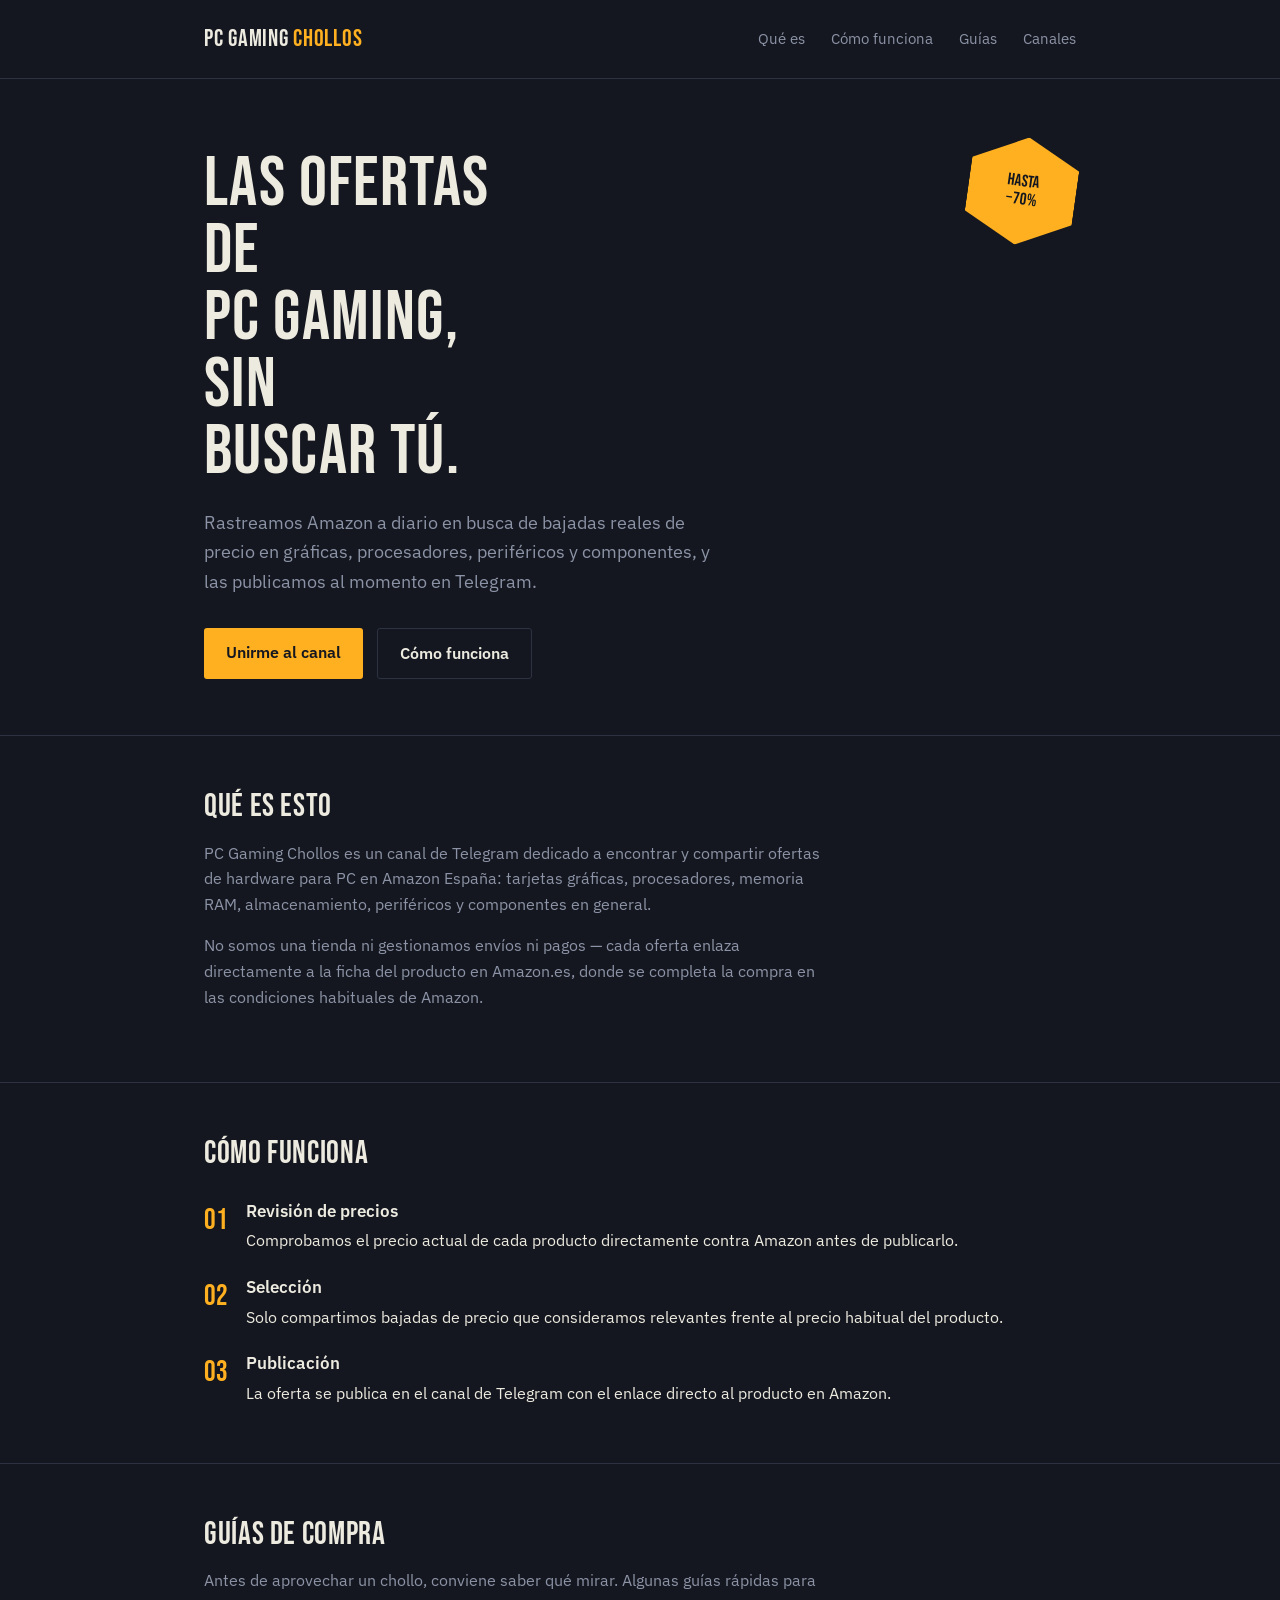
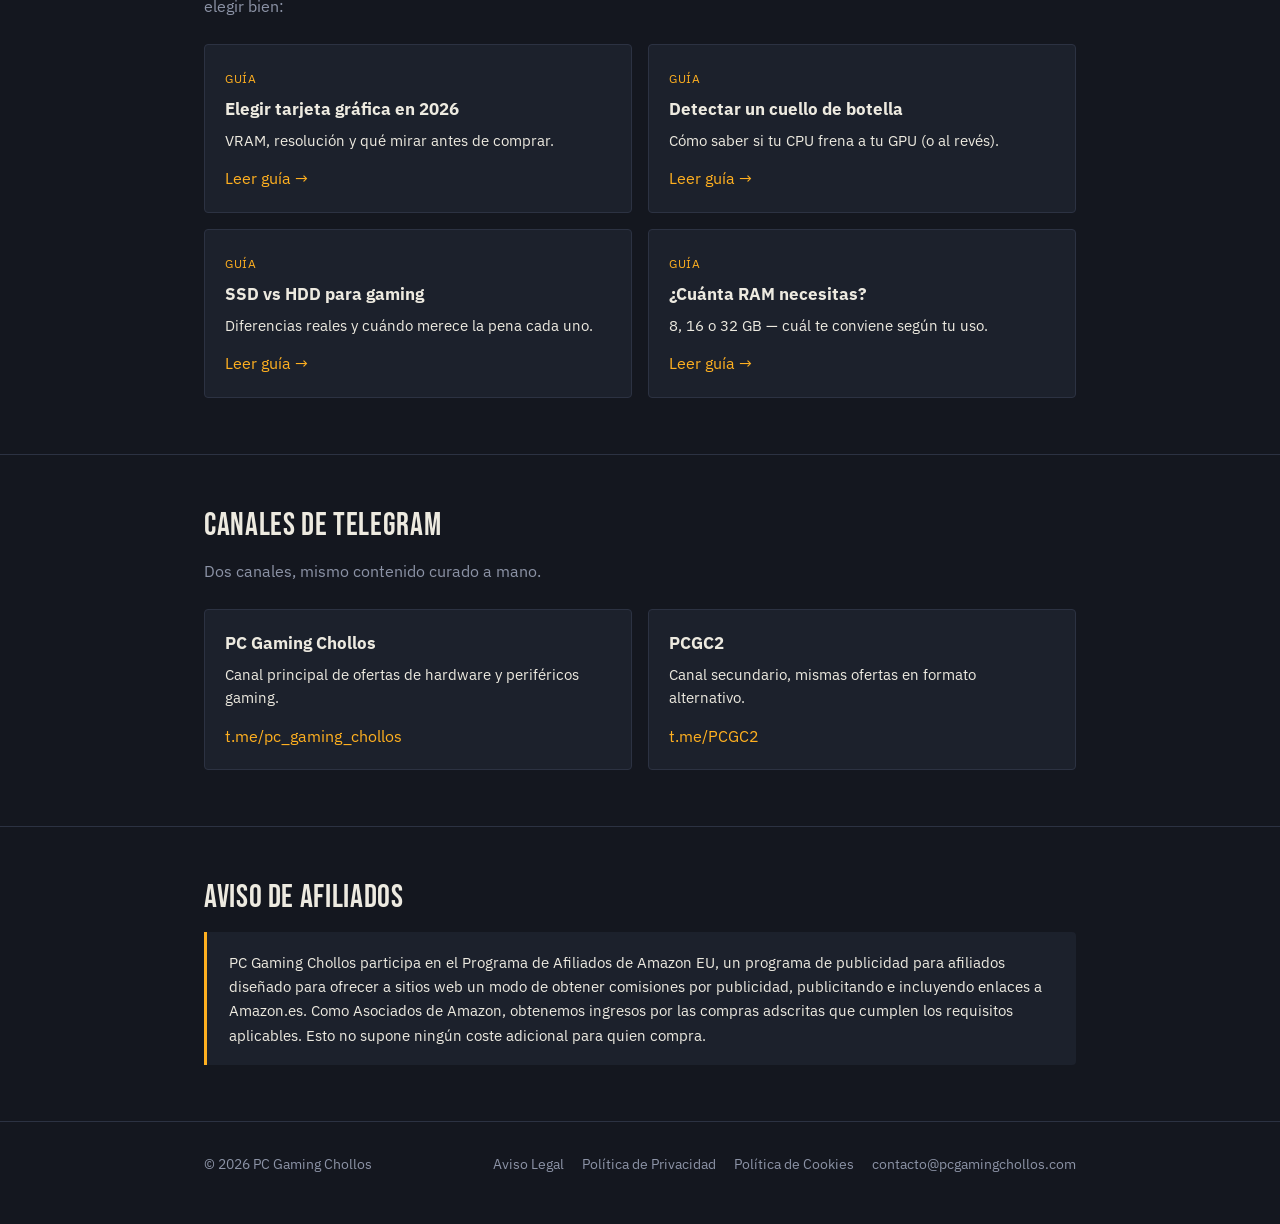
<file: index.html>
<!DOCTYPE html>
<html lang="es">
<head>
<meta charset="UTF-8">
<meta name="viewport" content="width=device-width, initial-scale=1.0">
<title>PC Gaming Chollos — Ofertas de hardware y periféricos para PC</title>
<meta name="description" content="Recopilamos las mejores ofertas de Amazon en hardware para PC: gráficas, procesadores, periféricos y componentes. Publicamos en Telegram en tiempo real.">
<link rel="stylesheet" href="style.css">
</head>
<body>

<header>
  <div class="wrap-wide">
    <div class="brand">PC Gaming <span>Chollos</span></div>
    <nav>
      <a href="#que-es">Qué es</a>
      <a href="#como-funciona">Cómo funciona</a>
      <a href="blog/">Guías</a>
      <a href="#canales">Canales</a>
    </nav>
  </div>
</header>

<div class="hero">
  <div class="tag">HASTA<br>−70%</div>
  <h1>Las ofertas de<br>PC gaming, sin<br>buscar tú.</h1>
  <p class="lede">Rastreamos Amazon a diario en busca de bajadas reales de precio en gráficas, procesadores, periféricos y componentes, y las publicamos al momento en Telegram.</p>
  <div class="cta-row">
    <a class="btn btn-primary" href="https://t.me/pc_gaming_chollos" target="_blank" rel="noopener">Unirme al canal</a>
    <a class="btn btn-ghost" href="#que-es">Cómo funciona</a>
  </div>
</div>

<section id="que-es">
  <div class="wrap-wide">
    <h2>Qué es esto</h2>
    <p>PC Gaming Chollos es un canal de Telegram dedicado a encontrar y compartir ofertas de hardware para PC en Amazon España: tarjetas gráficas, procesadores, memoria RAM, almacenamiento, periféricos y componentes en general.</p>
    <p>No somos una tienda ni gestionamos envíos ni pagos — cada oferta enlaza directamente a la ficha del producto en Amazon.es, donde se completa la compra en las condiciones habituales de Amazon.</p>
  </div>
</section>

<section id="como-funciona">
  <div class="wrap-wide">
    <h2>Cómo funciona</h2>
    <div class="steps">
      <div class="step">
        <div class="num">01</div>
        <div class="body">
          <h3>Revisión de precios</h3>
          <p>Comprobamos el precio actual de cada producto directamente contra Amazon antes de publicarlo.</p>
        </div>
      </div>
      <div class="step">
        <div class="num">02</div>
        <div class="body">
          <h3>Selección</h3>
          <p>Solo compartimos bajadas de precio que consideramos relevantes frente al precio habitual del producto.</p>
        </div>
      </div>
      <div class="step">
        <div class="num">03</div>
        <div class="body">
          <h3>Publicación</h3>
          <p>La oferta se publica en el canal de Telegram con el enlace directo al producto en Amazon.</p>
        </div>
      </div>
    </div>
  </div>
</section>

<section id="guias">
  <div class="wrap-wide">
    <h2>Guías de compra</h2>
    <p>Antes de aprovechar un chollo, conviene saber qué mirar. Algunas guías rápidas para elegir bien:</p>
    <div class="card-grid">
      <div class="blog-card">
        <span class="tag-label">Guía</span>
        <h3>Elegir tarjeta gráfica en 2026</h3>
        <p>VRAM, resolución y qué mirar antes de comprar.</p>
        <a href="blog/tarjeta-grafica-2026.html">Leer guía →</a>
      </div>
      <div class="blog-card">
        <span class="tag-label">Guía</span>
        <h3>Detectar un cuello de botella</h3>
        <p>Cómo saber si tu CPU frena a tu GPU (o al revés).</p>
        <a href="blog/cuello-de-botella.html">Leer guía →</a>
      </div>
      <div class="blog-card">
        <span class="tag-label">Guía</span>
        <h3>SSD vs HDD para gaming</h3>
        <p>Diferencias reales y cuándo merece la pena cada uno.</p>
        <a href="blog/ssd-vs-hdd.html">Leer guía →</a>
      </div>
      <div class="blog-card">
        <span class="tag-label">Guía</span>
        <h3>¿Cuánta RAM necesitas?</h3>
        <p>8, 16 o 32 GB — cuál te conviene según tu uso.</p>
        <a href="blog/cuanta-ram-necesitas.html">Leer guía →</a>
      </div>
    </div>
  </div>
</section>

<section id="canales">
  <div class="wrap-wide">
    <h2>Canales de Telegram</h2>
    <p>Dos canales, mismo contenido curado a mano.</p>
    <div class="channels">
      <div class="channel-card">
        <h3>PC Gaming Chollos</h3>
        <p>Canal principal de ofertas de hardware y periféricos gaming.</p>
        <a href="https://t.me/pc_gaming_chollos" target="_blank" rel="noopener">t.me/pc_gaming_chollos</a>
      </div>
      <div class="channel-card">
        <h3>PCGC2</h3>
        <p>Canal secundario, mismas ofertas en formato alternativo.</p>
        <a href="https://t.me/PCGC2" target="_blank" rel="noopener">t.me/PCGC2</a>
      </div>
    </div>
  </div>
</section>

<section id="afiliados">
  <div class="wrap-wide">
    <h2>Aviso de afiliados</h2>
    <div class="disclosure">
      <p>PC Gaming Chollos participa en el Programa de Afiliados de Amazon EU, un programa de publicidad para afiliados diseñado para ofrecer a sitios web un modo de obtener comisiones por publicidad, publicitando e incluyendo enlaces a Amazon.es. Como Asociados de Amazon, obtenemos ingresos por las compras adscritas que cumplen los requisitos aplicables. Esto no supone ningún coste adicional para quien compra.</p>
    </div>
  </div>
</section>

<footer>
  <div class="wrap-wide">
    <p>© 2026 PC Gaming Chollos</p>
    <div class="foot-links">
      <a href="legal/aviso-legal.html">Aviso Legal</a>
      <a href="legal/privacidad.html">Política de Privacidad</a>
      <a href="legal/cookies.html">Política de Cookies</a>
      <a href="mailto:contacto@pcgamingchollos.com">contacto@pcgamingchollos.com</a>
    </div>
  </div>
</footer>

</body>
</html>
</file>
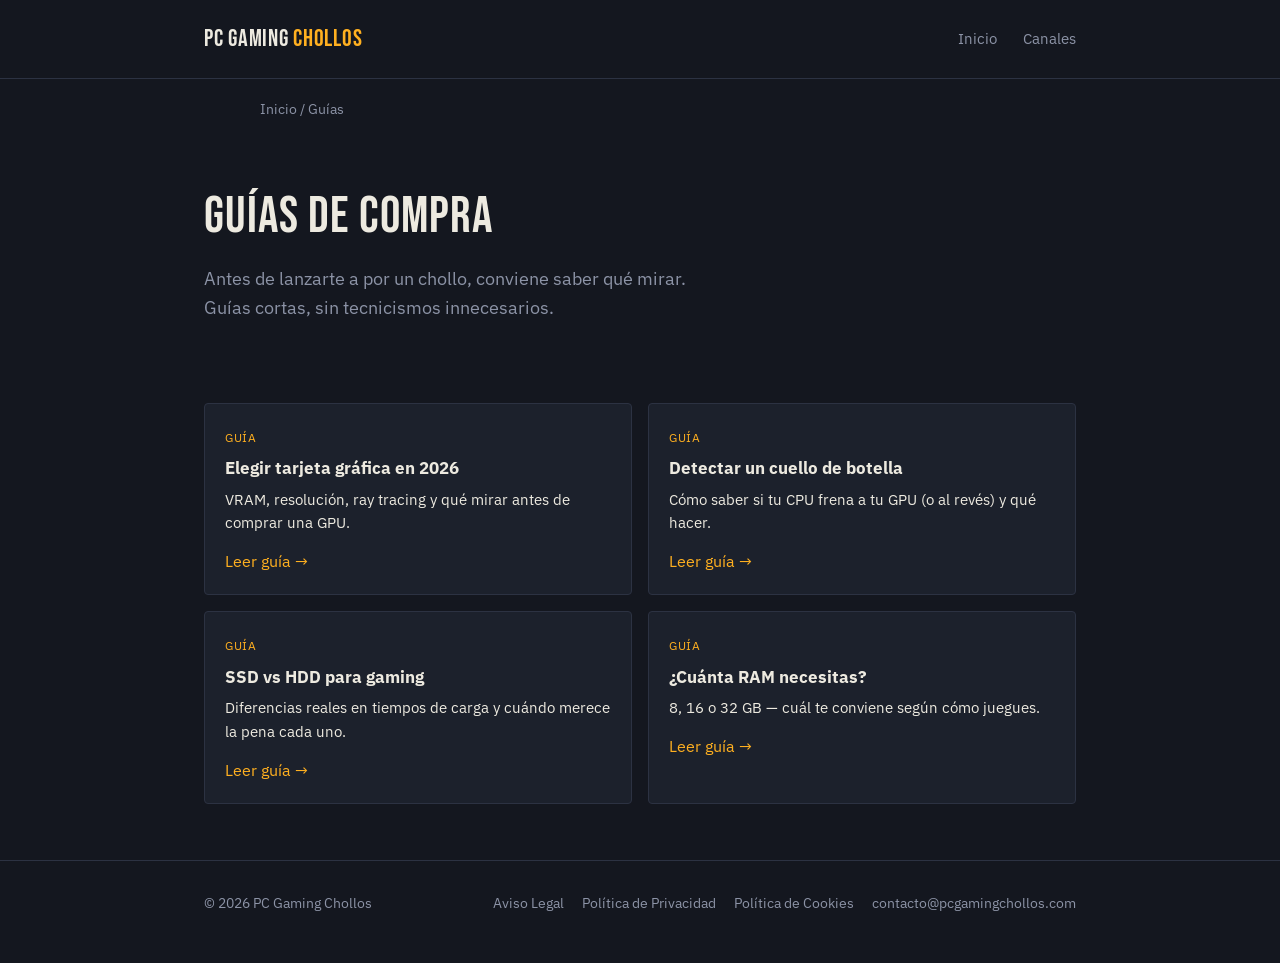
<file: blog/index.html>
<!DOCTYPE html>
<html lang="es">
<head>
<meta charset="UTF-8">
<meta name="viewport" content="width=device-width, initial-scale=1.0">
<title>Guías de compra — PC Gaming Chollos</title>
<meta name="description" content="Guías sencillas para elegir bien tu hardware de PC gaming: gráficas, cuellos de botella, almacenamiento y memoria RAM.">
<link rel="stylesheet" href="../style.css">
</head>
<body>

<header>
  <div class="wrap-wide">
    <div class="brand"><a href="../index.html" style="color:inherit">PC Gaming <span>Chollos</span></a></div>
    <nav>
      <a href="../index.html">Inicio</a>
      <a href="../index.html#canales">Canales</a>
    </nav>
  </div>
</header>

<div class="breadcrumb wrap"><a href="../index.html">Inicio</a> / Guías</div>

<div class="hero" style="padding-bottom: 24px;">
  <h1 style="font-size: clamp(2.2rem, 6vw, 3.2rem); max-width: none;">Guías de compra</h1>
  <p class="lede">Antes de lanzarte a por un chollo, conviene saber qué mirar. Guías cortas, sin tecnicismos innecesarios.</p>
</div>

<section style="border-top:none; padding-top:0;">
  <div class="wrap-wide">
    <div class="card-grid">
      <div class="blog-card">
        <span class="tag-label">Guía</span>
        <h3>Elegir tarjeta gráfica en 2026</h3>
        <p>VRAM, resolución, ray tracing y qué mirar antes de comprar una GPU.</p>
        <a href="tarjeta-grafica-2026.html">Leer guía →</a>
      </div>
      <div class="blog-card">
        <span class="tag-label">Guía</span>
        <h3>Detectar un cuello de botella</h3>
        <p>Cómo saber si tu CPU frena a tu GPU (o al revés) y qué hacer.</p>
        <a href="cuello-de-botella.html">Leer guía →</a>
      </div>
      <div class="blog-card">
        <span class="tag-label">Guía</span>
        <h3>SSD vs HDD para gaming</h3>
        <p>Diferencias reales en tiempos de carga y cuándo merece la pena cada uno.</p>
        <a href="ssd-vs-hdd.html">Leer guía →</a>
      </div>
      <div class="blog-card">
        <span class="tag-label">Guía</span>
        <h3>¿Cuánta RAM necesitas?</h3>
        <p>8, 16 o 32 GB — cuál te conviene según cómo juegues.</p>
        <a href="cuanta-ram-necesitas.html">Leer guía →</a>
      </div>
    </div>
  </div>
</section>

<footer>
  <div class="wrap-wide">
    <p>© 2026 PC Gaming Chollos</p>
    <div class="foot-links">
      <a href="../legal/aviso-legal.html">Aviso Legal</a>
      <a href="../legal/privacidad.html">Política de Privacidad</a>
      <a href="../legal/cookies.html">Política de Cookies</a>
      <a href="mailto:contacto@pcgamingchollos.com">contacto@pcgamingchollos.com</a>
    </div>
  </div>
</footer>

</body>
</html>
</file>
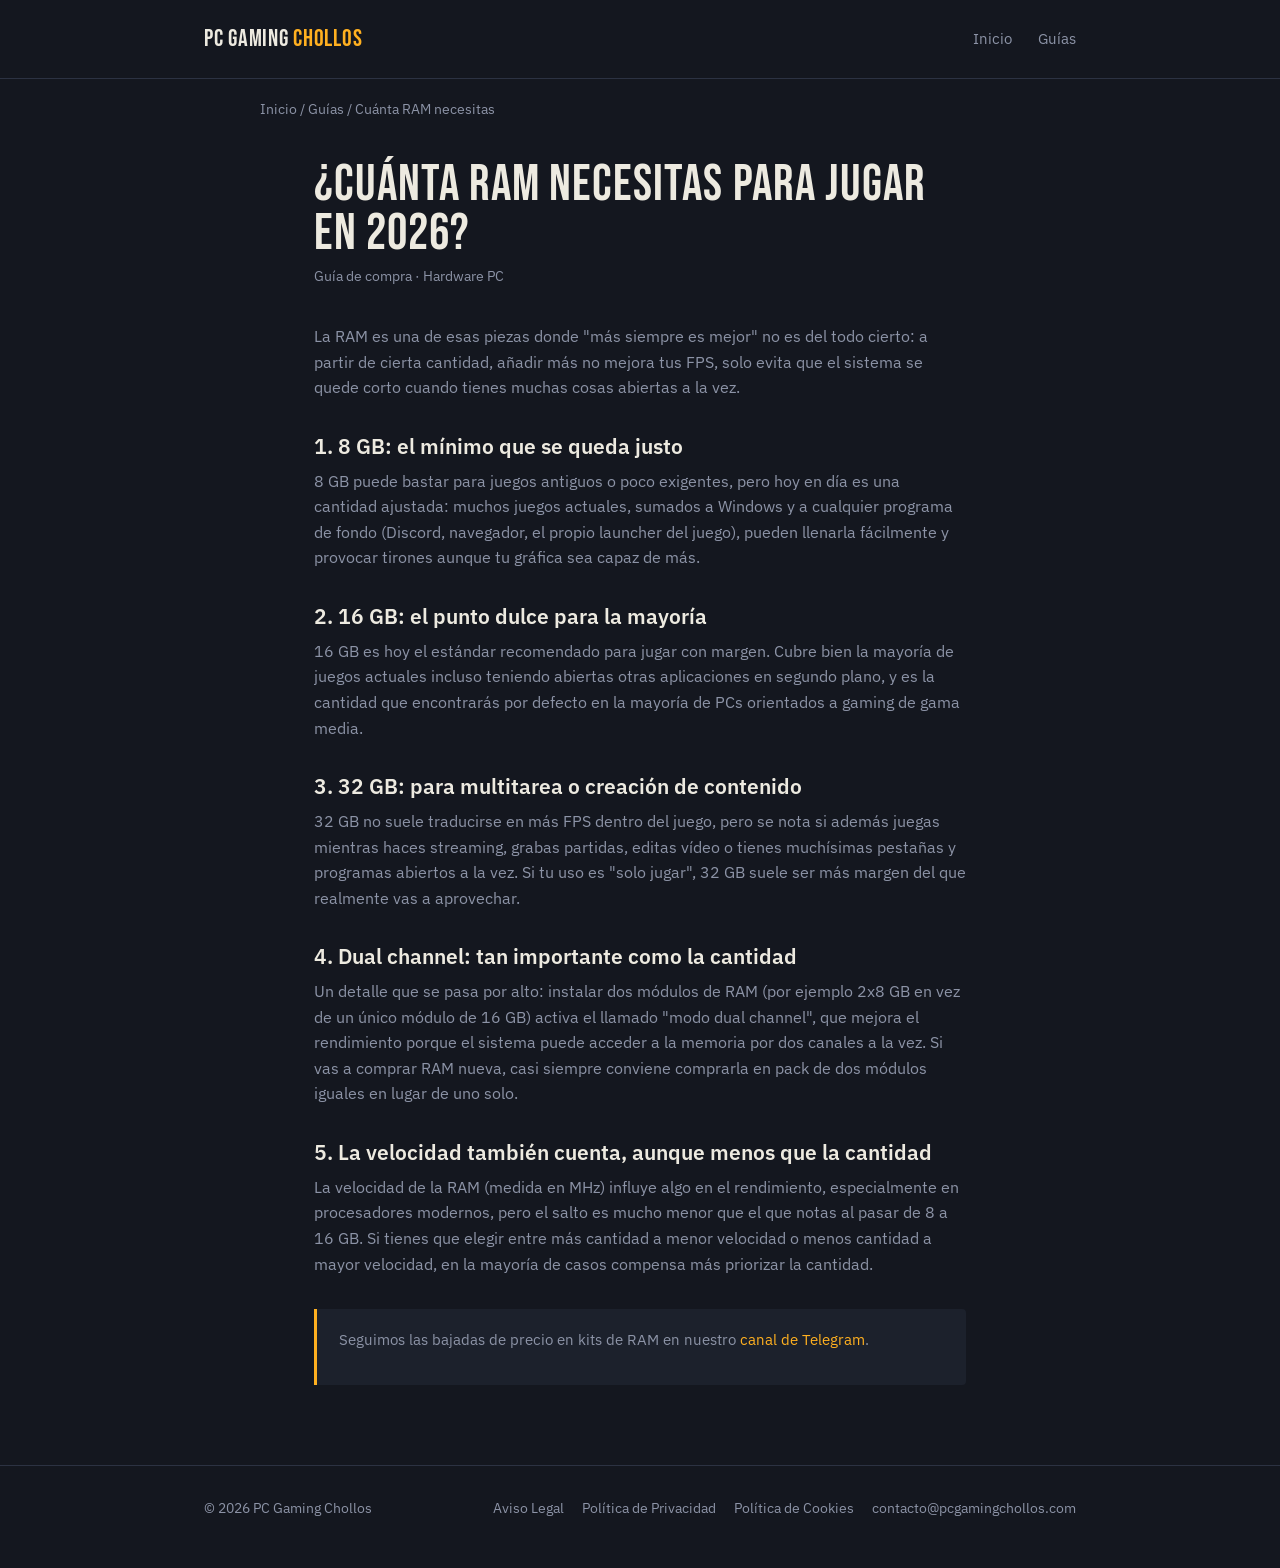
<file: blog/cuanta-ram-necesitas.html>
<!DOCTYPE html>
<html lang="es">
<head>
<meta charset="UTF-8">
<meta name="viewport" content="width=device-width, initial-scale=1.0">
<title>¿Cuánta RAM necesitas para jugar? — PC Gaming Chollos</title>
<meta name="description" content="8, 16 o 32 GB de RAM: cuál te conviene según cómo juegues y qué más hagas con tu PC.">
<link rel="stylesheet" href="../style.css">
</head>
<body>

<header>
  <div class="wrap-wide">
    <div class="brand"><a href="../index.html" style="color:inherit">PC Gaming <span>Chollos</span></a></div>
    <nav>
      <a href="../index.html">Inicio</a>
      <a href="index.html">Guías</a>
    </nav>
  </div>
</header>

<div class="breadcrumb wrap"><a href="../index.html">Inicio</a> / <a href="index.html">Guías</a> / Cuánta RAM necesitas</div>

<div class="content-page">
  <h1>¿Cuánta RAM necesitas para jugar en 2026?</h1>
  <p class="meta">Guía de compra · Hardware PC</p>

  <p>La RAM es una de esas piezas donde "más siempre es mejor" no es del todo cierto: a partir de cierta cantidad, añadir más no mejora tus FPS, solo evita que el sistema se quede corto cuando tienes muchas cosas abiertas a la vez.</p>

  <h2>1. 8 GB: el mínimo que se queda justo</h2>
  <p>8 GB puede bastar para juegos antiguos o poco exigentes, pero hoy en día es una cantidad ajustada: muchos juegos actuales, sumados a Windows y a cualquier programa de fondo (Discord, navegador, el propio launcher del juego), pueden llenarla fácilmente y provocar tirones aunque tu gráfica sea capaz de más.</p>

  <h2>2. 16 GB: el punto dulce para la mayoría</h2>
  <p>16 GB es hoy el estándar recomendado para jugar con margen. Cubre bien la mayoría de juegos actuales incluso teniendo abiertas otras aplicaciones en segundo plano, y es la cantidad que encontrarás por defecto en la mayoría de PCs orientados a gaming de gama media.</p>

  <h2>3. 32 GB: para multitarea o creación de contenido</h2>
  <p>32 GB no suele traducirse en más FPS dentro del juego, pero se nota si además juegas mientras haces streaming, grabas partidas, editas vídeo o tienes muchísimas pestañas y programas abiertos a la vez. Si tu uso es "solo jugar", 32 GB suele ser más margen del que realmente vas a aprovechar.</p>

  <h2>4. Dual channel: tan importante como la cantidad</h2>
  <p>Un detalle que se pasa por alto: instalar dos módulos de RAM (por ejemplo 2x8 GB en vez de un único módulo de 16 GB) activa el llamado "modo dual channel", que mejora el rendimiento porque el sistema puede acceder a la memoria por dos canales a la vez. Si vas a comprar RAM nueva, casi siempre conviene comprarla en pack de dos módulos iguales en lugar de uno solo.</p>

  <h2>5. La velocidad también cuenta, aunque menos que la cantidad</h2>
  <p>La velocidad de la RAM (medida en MHz) influye algo en el rendimiento, especialmente en procesadores modernos, pero el salto es mucho menor que el que notas al pasar de 8 a 16 GB. Si tienes que elegir entre más cantidad a menor velocidad o menos cantidad a mayor velocidad, en la mayoría de casos compensa más priorizar la cantidad.</p>

  <div class="disclosure" style="margin-top: 32px;">
    <p>Seguimos las bajadas de precio en kits de RAM en nuestro <a href="https://t.me/pc_gaming_chollos" target="_blank" rel="noopener">canal de Telegram</a>.</p>
  </div>
</div>

<footer>
  <div class="wrap-wide">
    <p>© 2026 PC Gaming Chollos</p>
    <div class="foot-links">
      <a href="../legal/aviso-legal.html">Aviso Legal</a>
      <a href="../legal/privacidad.html">Política de Privacidad</a>
      <a href="../legal/cookies.html">Política de Cookies</a>
      <a href="mailto:contacto@pcgamingchollos.com">contacto@pcgamingchollos.com</a>
    </div>
  </div>
</footer>

</body>
</html>
</file>
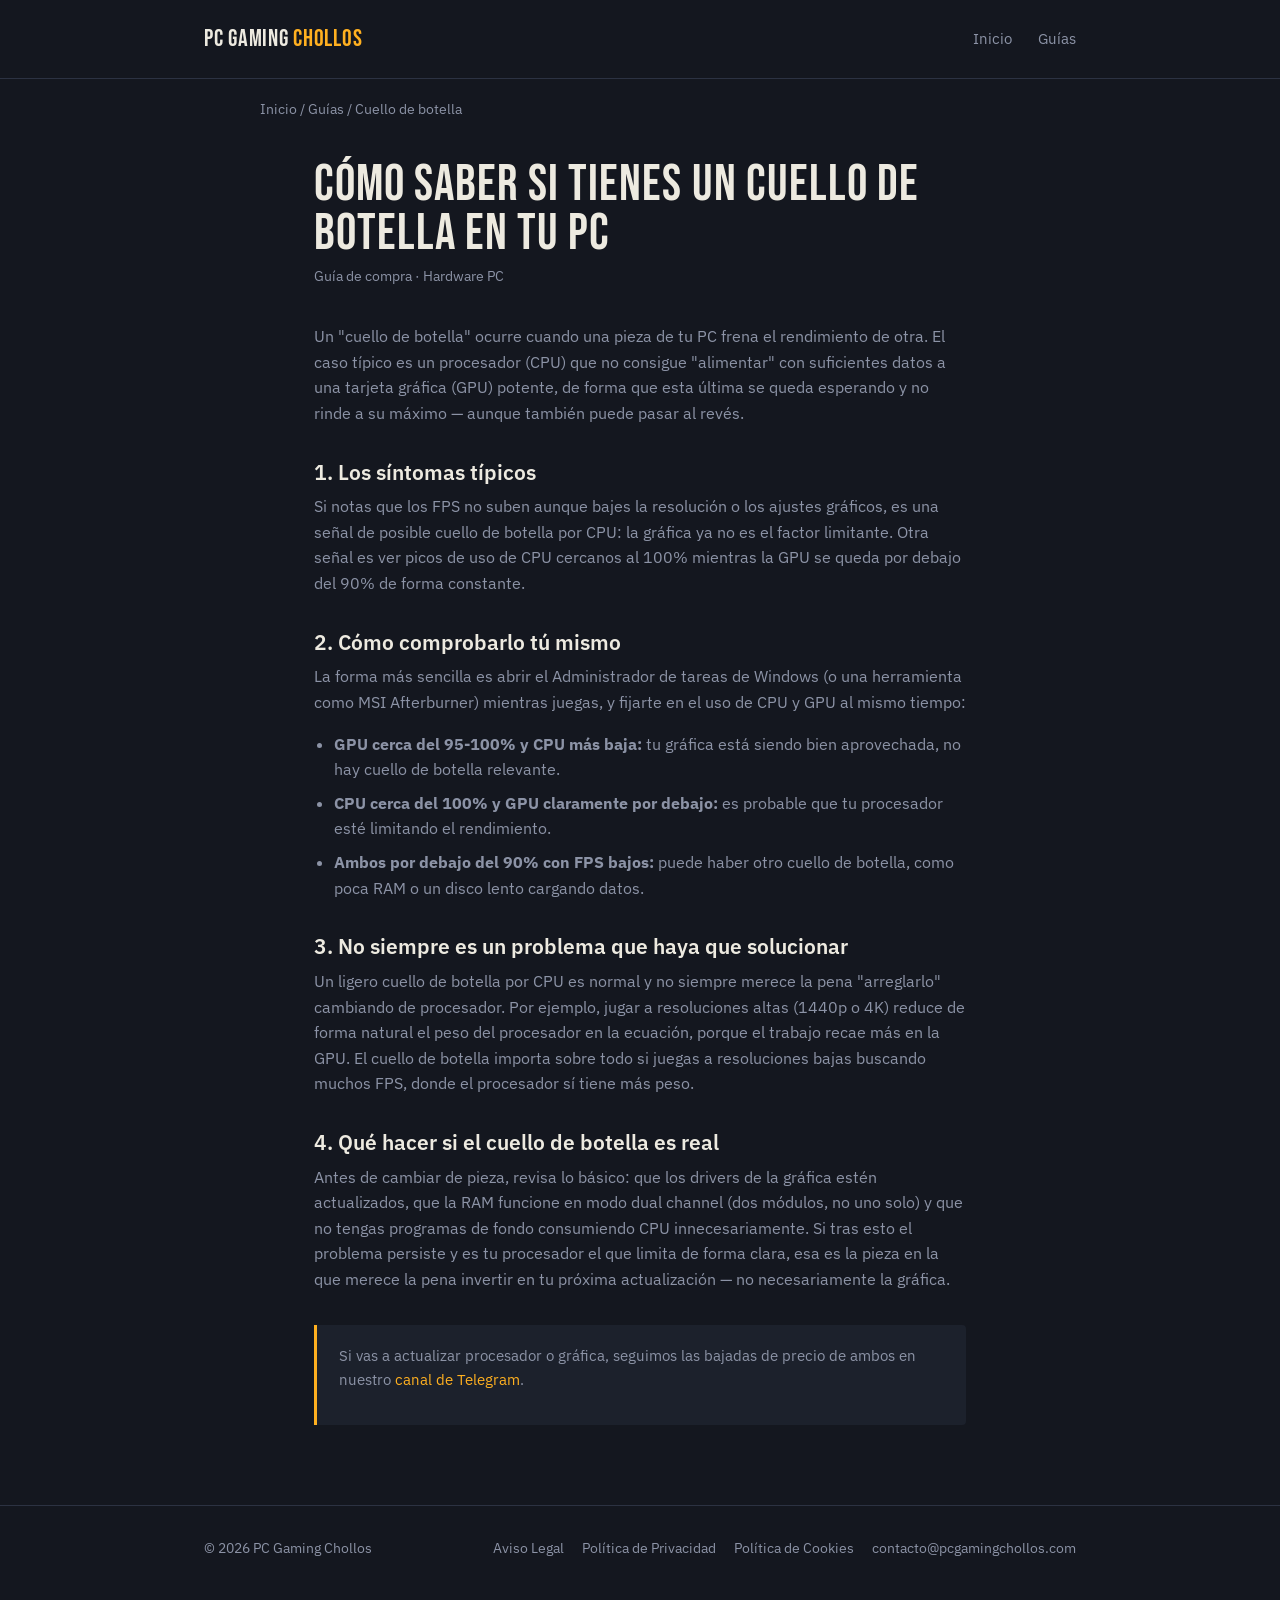
<file: blog/cuello-de-botella.html>
<!DOCTYPE html>
<html lang="es">
<head>
<meta charset="UTF-8">
<meta name="viewport" content="width=device-width, initial-scale=1.0">
<title>Cómo saber si tienes un cuello de botella — PC Gaming Chollos</title>
<meta name="description" content="Qué es un cuello de botella entre CPU y GPU, cómo detectarlo y cómo solucionarlo sin gastar de más.">
<link rel="stylesheet" href="../style.css">
</head>
<body>

<header>
  <div class="wrap-wide">
    <div class="brand"><a href="../index.html" style="color:inherit">PC Gaming <span>Chollos</span></a></div>
    <nav>
      <a href="../index.html">Inicio</a>
      <a href="index.html">Guías</a>
    </nav>
  </div>
</header>

<div class="breadcrumb wrap"><a href="../index.html">Inicio</a> / <a href="index.html">Guías</a> / Cuello de botella</div>

<div class="content-page">
  <h1>Cómo saber si tienes un cuello de botella en tu PC</h1>
  <p class="meta">Guía de compra · Hardware PC</p>

  <p>Un "cuello de botella" ocurre cuando una pieza de tu PC frena el rendimiento de otra. El caso típico es un procesador (CPU) que no consigue "alimentar" con suficientes datos a una tarjeta gráfica (GPU) potente, de forma que esta última se queda esperando y no rinde a su máximo — aunque también puede pasar al revés.</p>

  <h2>1. Los síntomas típicos</h2>
  <p>Si notas que los FPS no suben aunque bajes la resolución o los ajustes gráficos, es una señal de posible cuello de botella por CPU: la gráfica ya no es el factor limitante. Otra señal es ver picos de uso de CPU cercanos al 100% mientras la GPU se queda por debajo del 90% de forma constante.</p>

  <h2>2. Cómo comprobarlo tú mismo</h2>
  <p>La forma más sencilla es abrir el Administrador de tareas de Windows (o una herramienta como MSI Afterburner) mientras juegas, y fijarte en el uso de CPU y GPU al mismo tiempo:</p>
  <ul>
    <li><strong>GPU cerca del 95-100% y CPU más baja:</strong> tu gráfica está siendo bien aprovechada, no hay cuello de botella relevante.</li>
    <li><strong>CPU cerca del 100% y GPU claramente por debajo:</strong> es probable que tu procesador esté limitando el rendimiento.</li>
    <li><strong>Ambos por debajo del 90% con FPS bajos:</strong> puede haber otro cuello de botella, como poca RAM o un disco lento cargando datos.</li>
  </ul>

  <h2>3. No siempre es un problema que haya que solucionar</h2>
  <p>Un ligero cuello de botella por CPU es normal y no siempre merece la pena "arreglarlo" cambiando de procesador. Por ejemplo, jugar a resoluciones altas (1440p o 4K) reduce de forma natural el peso del procesador en la ecuación, porque el trabajo recae más en la GPU. El cuello de botella importa sobre todo si juegas a resoluciones bajas buscando muchos FPS, donde el procesador sí tiene más peso.</p>

  <h2>4. Qué hacer si el cuello de botella es real</h2>
  <p>Antes de cambiar de pieza, revisa lo básico: que los drivers de la gráfica estén actualizados, que la RAM funcione en modo dual channel (dos módulos, no uno solo) y que no tengas programas de fondo consumiendo CPU innecesariamente. Si tras esto el problema persiste y es tu procesador el que limita de forma clara, esa es la pieza en la que merece la pena invertir en tu próxima actualización — no necesariamente la gráfica.</p>

  <div class="disclosure" style="margin-top: 32px;">
    <p>Si vas a actualizar procesador o gráfica, seguimos las bajadas de precio de ambos en nuestro <a href="https://t.me/pc_gaming_chollos" target="_blank" rel="noopener">canal de Telegram</a>.</p>
  </div>
</div>

<footer>
  <div class="wrap-wide">
    <p>© 2026 PC Gaming Chollos</p>
    <div class="foot-links">
      <a href="../legal/aviso-legal.html">Aviso Legal</a>
      <a href="../legal/privacidad.html">Política de Privacidad</a>
      <a href="../legal/cookies.html">Política de Cookies</a>
      <a href="mailto:contacto@pcgamingchollos.com">contacto@pcgamingchollos.com</a>
    </div>
  </div>
</footer>

</body>
</html>
</file>
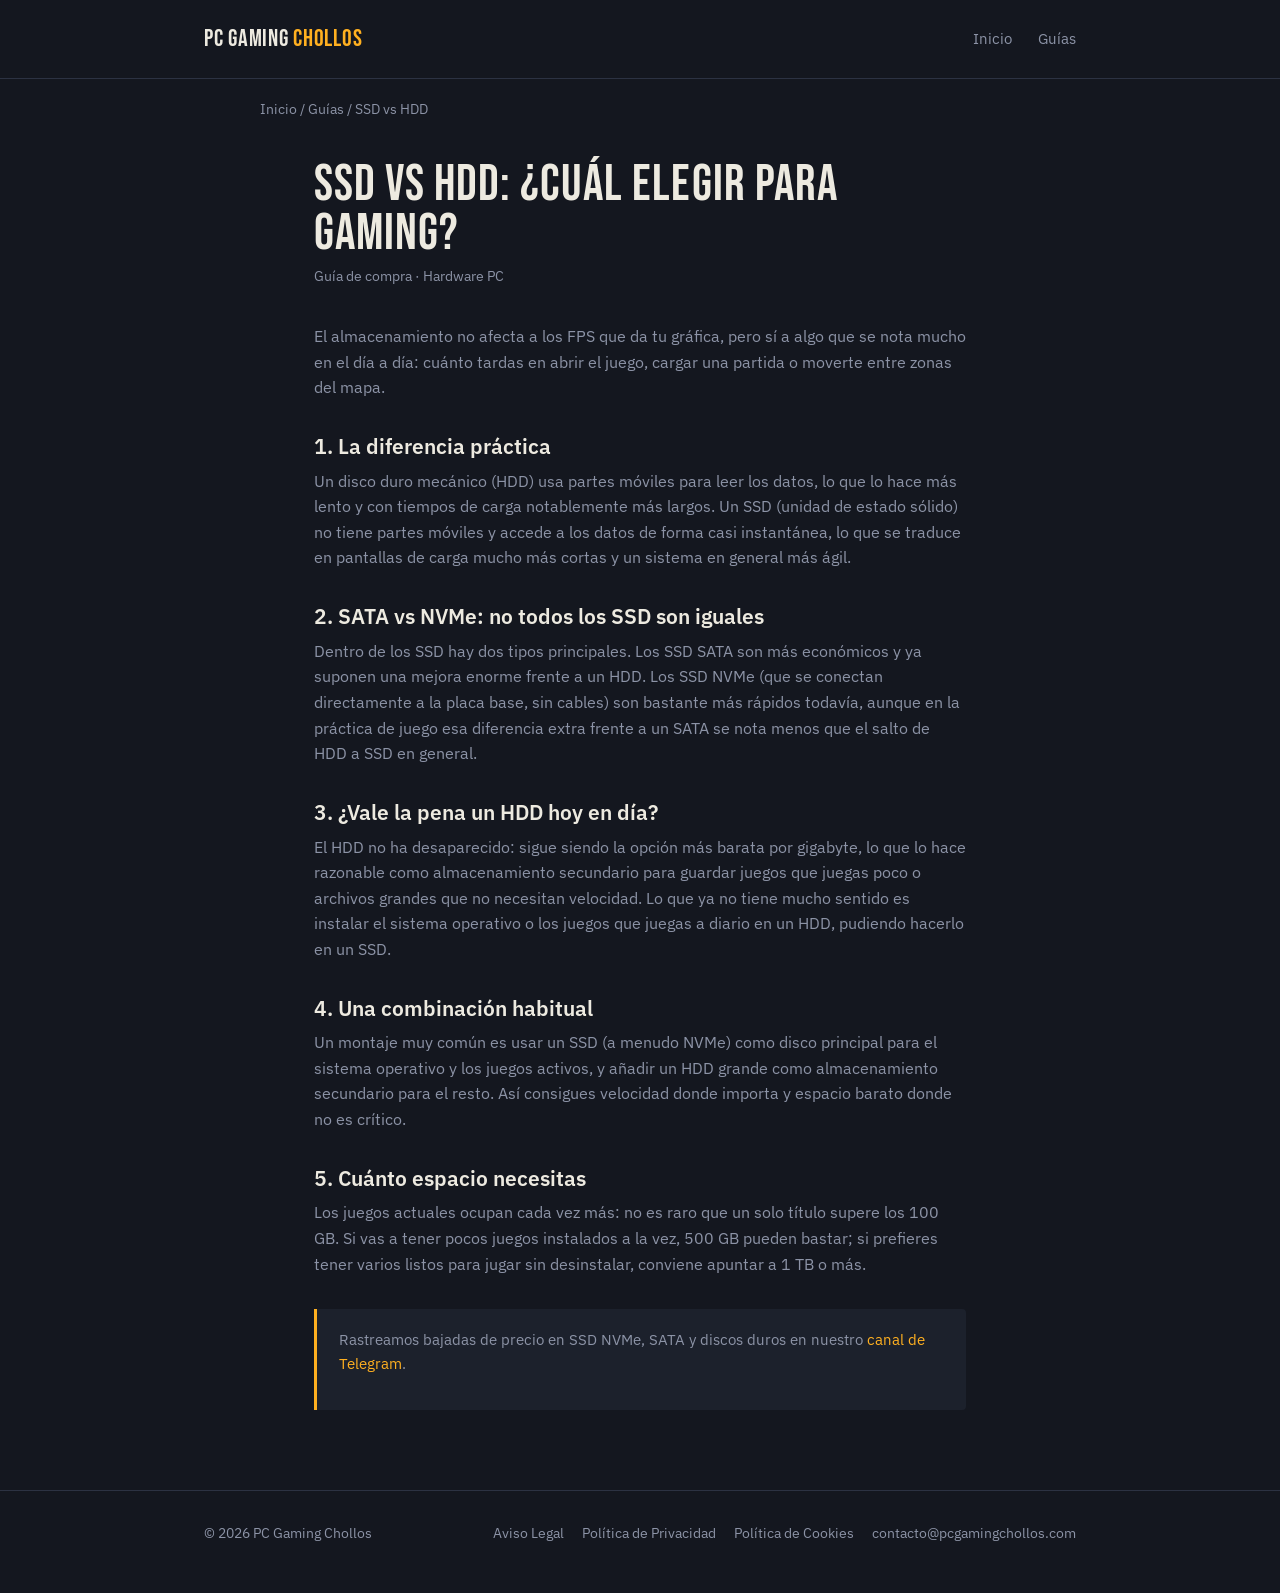
<file: blog/ssd-vs-hdd.html>
<!DOCTYPE html>
<html lang="es">
<head>
<meta charset="UTF-8">
<meta name="viewport" content="width=device-width, initial-scale=1.0">
<title>SSD vs HDD para gaming — PC Gaming Chollos</title>
<meta name="description" content="Diferencias reales entre SSD y HDD para jugar, NVMe vs SATA, y cuándo elegir cada uno.">
<link rel="stylesheet" href="../style.css">
</head>
<body>

<header>
  <div class="wrap-wide">
    <div class="brand"><a href="../index.html" style="color:inherit">PC Gaming <span>Chollos</span></a></div>
    <nav>
      <a href="../index.html">Inicio</a>
      <a href="index.html">Guías</a>
    </nav>
  </div>
</header>

<div class="breadcrumb wrap"><a href="../index.html">Inicio</a> / <a href="index.html">Guías</a> / SSD vs HDD</div>

<div class="content-page">
  <h1>SSD vs HDD: ¿cuál elegir para gaming?</h1>
  <p class="meta">Guía de compra · Hardware PC</p>

  <p>El almacenamiento no afecta a los FPS que da tu gráfica, pero sí a algo que se nota mucho en el día a día: cuánto tardas en abrir el juego, cargar una partida o moverte entre zonas del mapa.</p>

  <h2>1. La diferencia práctica</h2>
  <p>Un disco duro mecánico (HDD) usa partes móviles para leer los datos, lo que lo hace más lento y con tiempos de carga notablemente más largos. Un SSD (unidad de estado sólido) no tiene partes móviles y accede a los datos de forma casi instantánea, lo que se traduce en pantallas de carga mucho más cortas y un sistema en general más ágil.</p>

  <h2>2. SATA vs NVMe: no todos los SSD son iguales</h2>
  <p>Dentro de los SSD hay dos tipos principales. Los SSD SATA son más económicos y ya suponen una mejora enorme frente a un HDD. Los SSD NVMe (que se conectan directamente a la placa base, sin cables) son bastante más rápidos todavía, aunque en la práctica de juego esa diferencia extra frente a un SATA se nota menos que el salto de HDD a SSD en general.</p>

  <h2>3. ¿Vale la pena un HDD hoy en día?</h2>
  <p>El HDD no ha desaparecido: sigue siendo la opción más barata por gigabyte, lo que lo hace razonable como almacenamiento secundario para guardar juegos que juegas poco o archivos grandes que no necesitan velocidad. Lo que ya no tiene mucho sentido es instalar el sistema operativo o los juegos que juegas a diario en un HDD, pudiendo hacerlo en un SSD.</p>

  <h2>4. Una combinación habitual</h2>
  <p>Un montaje muy común es usar un SSD (a menudo NVMe) como disco principal para el sistema operativo y los juegos activos, y añadir un HDD grande como almacenamiento secundario para el resto. Así consigues velocidad donde importa y espacio barato donde no es crítico.</p>

  <h2>5. Cuánto espacio necesitas</h2>
  <p>Los juegos actuales ocupan cada vez más: no es raro que un solo título supere los 100 GB. Si vas a tener pocos juegos instalados a la vez, 500 GB pueden bastar; si prefieres tener varios listos para jugar sin desinstalar, conviene apuntar a 1 TB o más.</p>

  <div class="disclosure" style="margin-top: 32px;">
    <p>Rastreamos bajadas de precio en SSD NVMe, SATA y discos duros en nuestro <a href="https://t.me/pc_gaming_chollos" target="_blank" rel="noopener">canal de Telegram</a>.</p>
  </div>
</div>

<footer>
  <div class="wrap-wide">
    <p>© 2026 PC Gaming Chollos</p>
    <div class="foot-links">
      <a href="../legal/aviso-legal.html">Aviso Legal</a>
      <a href="../legal/privacidad.html">Política de Privacidad</a>
      <a href="../legal/cookies.html">Política de Cookies</a>
      <a href="mailto:contacto@pcgamingchollos.com">contacto@pcgamingchollos.com</a>
    </div>
  </div>
</footer>

</body>
</html>
</file>
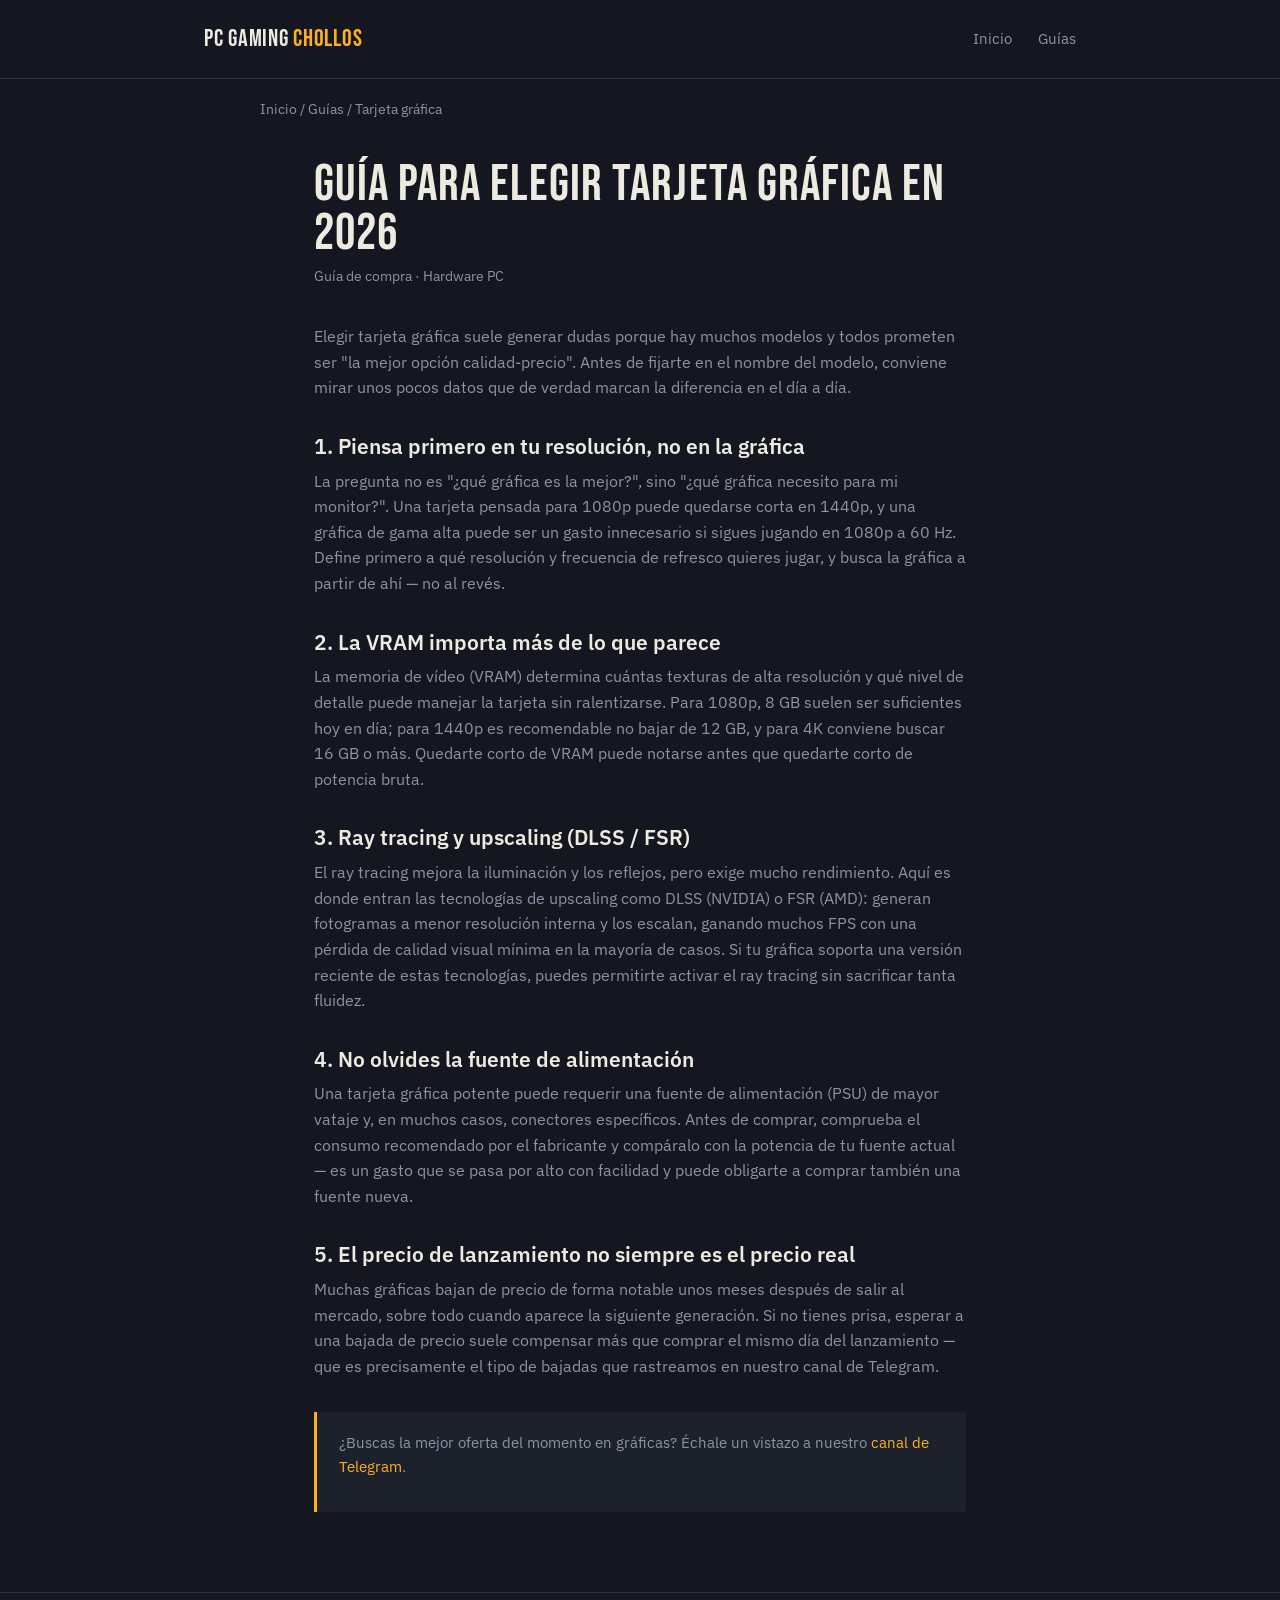
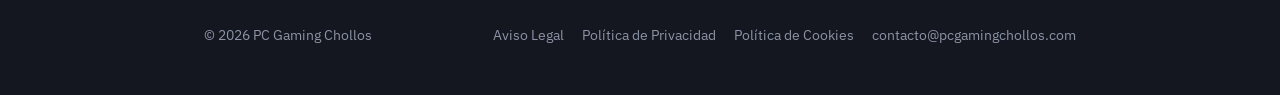
<file: blog/tarjeta-grafica-2026.html>
<!DOCTYPE html>
<html lang="es">
<head>
<meta charset="UTF-8">
<meta name="viewport" content="width=device-width, initial-scale=1.0">
<title>Guía para elegir tarjeta gráfica en 2026 — PC Gaming Chollos</title>
<meta name="description" content="Qué mirar antes de comprar una tarjeta gráfica: VRAM, resolución, ray tracing, upscaling y consumo.">
<link rel="stylesheet" href="../style.css">
</head>
<body>

<header>
  <div class="wrap-wide">
    <div class="brand"><a href="../index.html" style="color:inherit">PC Gaming <span>Chollos</span></a></div>
    <nav>
      <a href="../index.html">Inicio</a>
      <a href="index.html">Guías</a>
    </nav>
  </div>
</header>

<div class="breadcrumb wrap"><a href="../index.html">Inicio</a> / <a href="index.html">Guías</a> / Tarjeta gráfica</div>

<div class="content-page">
  <h1>Guía para elegir tarjeta gráfica en 2026</h1>
  <p class="meta">Guía de compra · Hardware PC</p>

  <p>Elegir tarjeta gráfica suele generar dudas porque hay muchos modelos y todos prometen ser "la mejor opción calidad-precio". Antes de fijarte en el nombre del modelo, conviene mirar unos pocos datos que de verdad marcan la diferencia en el día a día.</p>

  <h2>1. Piensa primero en tu resolución, no en la gráfica</h2>
  <p>La pregunta no es "¿qué gráfica es la mejor?", sino "¿qué gráfica necesito para mi monitor?". Una tarjeta pensada para 1080p puede quedarse corta en 1440p, y una gráfica de gama alta puede ser un gasto innecesario si sigues jugando en 1080p a 60 Hz. Define primero a qué resolución y frecuencia de refresco quieres jugar, y busca la gráfica a partir de ahí — no al revés.</p>

  <h2>2. La VRAM importa más de lo que parece</h2>
  <p>La memoria de vídeo (VRAM) determina cuántas texturas de alta resolución y qué nivel de detalle puede manejar la tarjeta sin ralentizarse. Para 1080p, 8 GB suelen ser suficientes hoy en día; para 1440p es recomendable no bajar de 12 GB, y para 4K conviene buscar 16 GB o más. Quedarte corto de VRAM puede notarse antes que quedarte corto de potencia bruta.</p>

  <h2>3. Ray tracing y upscaling (DLSS / FSR)</h2>
  <p>El ray tracing mejora la iluminación y los reflejos, pero exige mucho rendimiento. Aquí es donde entran las tecnologías de upscaling como DLSS (NVIDIA) o FSR (AMD): generan fotogramas a menor resolución interna y los escalan, ganando muchos FPS con una pérdida de calidad visual mínima en la mayoría de casos. Si tu gráfica soporta una versión reciente de estas tecnologías, puedes permitirte activar el ray tracing sin sacrificar tanta fluidez.</p>

  <h2>4. No olvides la fuente de alimentación</h2>
  <p>Una tarjeta gráfica potente puede requerir una fuente de alimentación (PSU) de mayor vataje y, en muchos casos, conectores específicos. Antes de comprar, comprueba el consumo recomendado por el fabricante y compáralo con la potencia de tu fuente actual — es un gasto que se pasa por alto con facilidad y puede obligarte a comprar también una fuente nueva.</p>

  <h2>5. El precio de lanzamiento no siempre es el precio real</h2>
  <p>Muchas gráficas bajan de precio de forma notable unos meses después de salir al mercado, sobre todo cuando aparece la siguiente generación. Si no tienes prisa, esperar a una bajada de precio suele compensar más que comprar el mismo día del lanzamiento — que es precisamente el tipo de bajadas que rastreamos en nuestro canal de Telegram.</p>

  <div class="disclosure" style="margin-top: 32px;">
    <p>¿Buscas la mejor oferta del momento en gráficas? Échale un vistazo a nuestro <a href="https://t.me/pc_gaming_chollos" target="_blank" rel="noopener">canal de Telegram</a>.</p>
  </div>
</div>

<footer>
  <div class="wrap-wide">
    <p>© 2026 PC Gaming Chollos</p>
    <div class="foot-links">
      <a href="../legal/aviso-legal.html">Aviso Legal</a>
      <a href="../legal/privacidad.html">Política de Privacidad</a>
      <a href="../legal/cookies.html">Política de Cookies</a>
      <a href="mailto:contacto@pcgamingchollos.com">contacto@pcgamingchollos.com</a>
    </div>
  </div>
</footer>

</body>
</html>
</file>
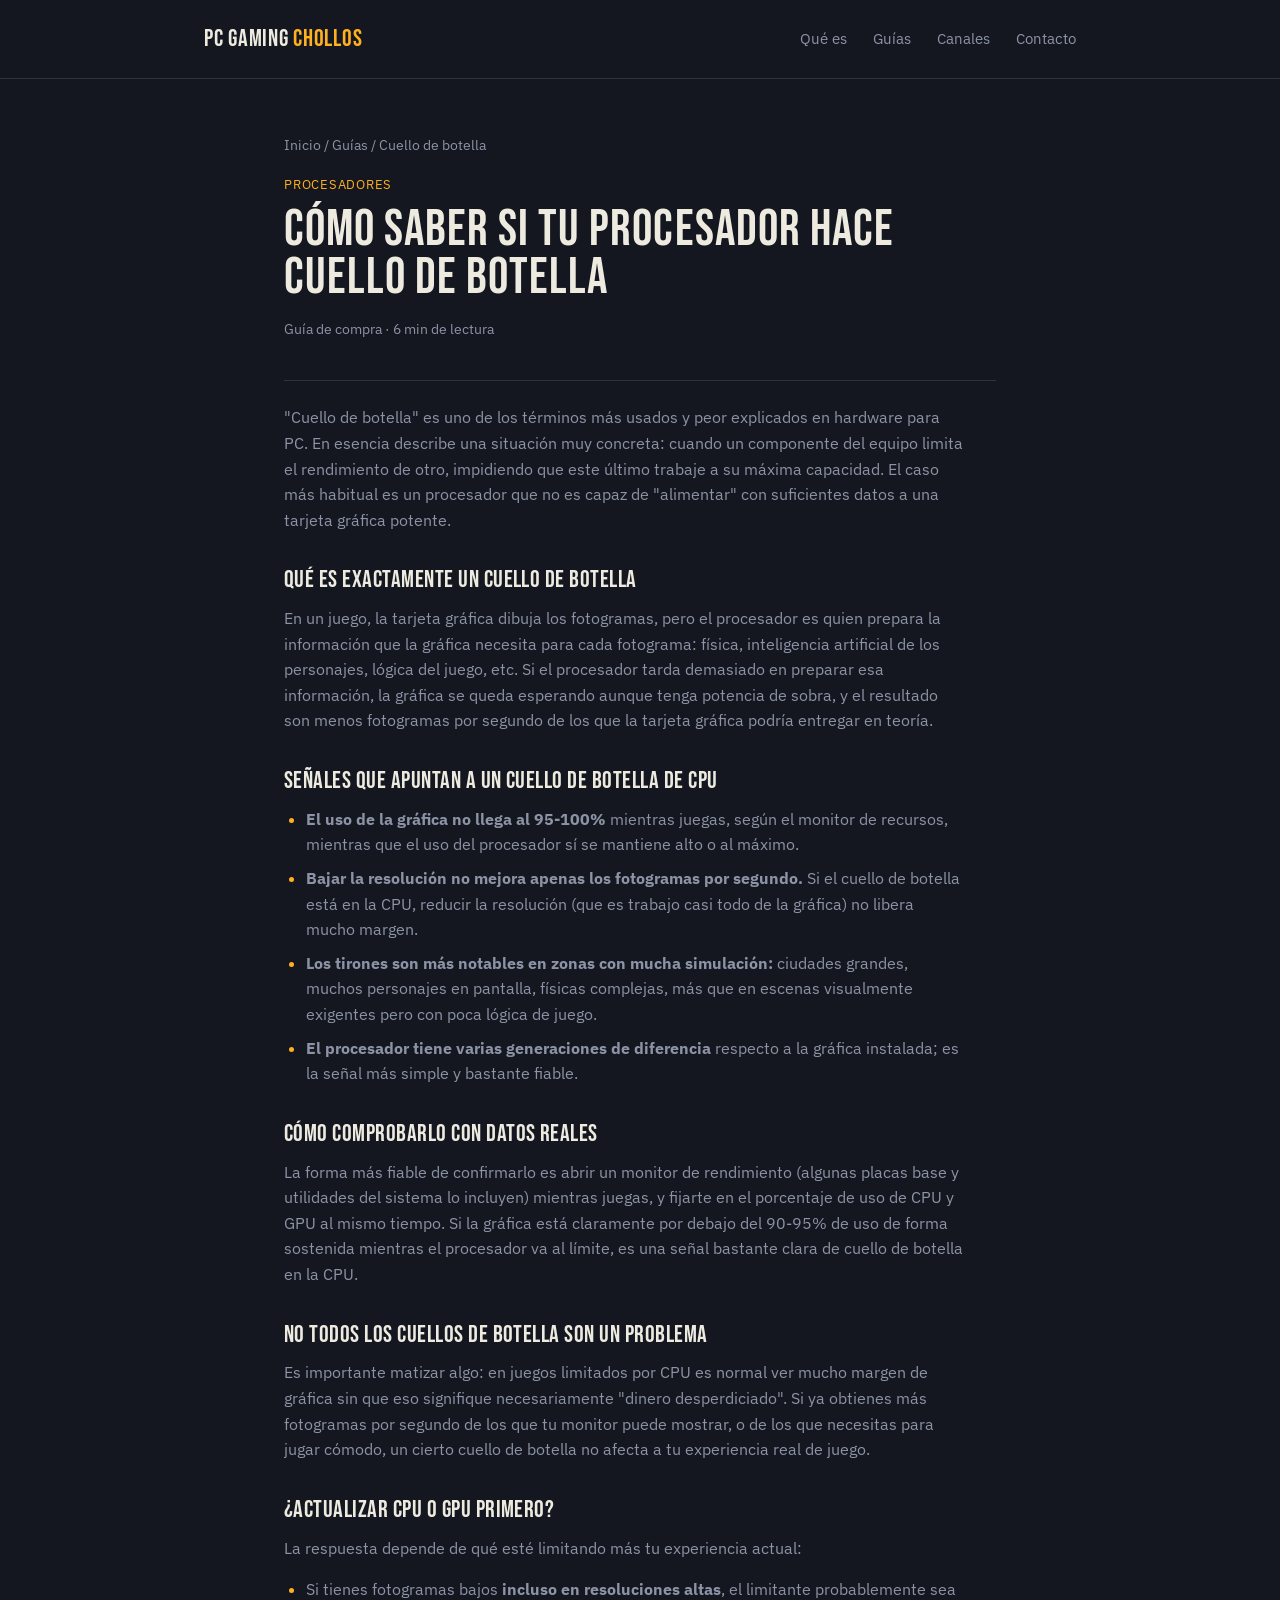
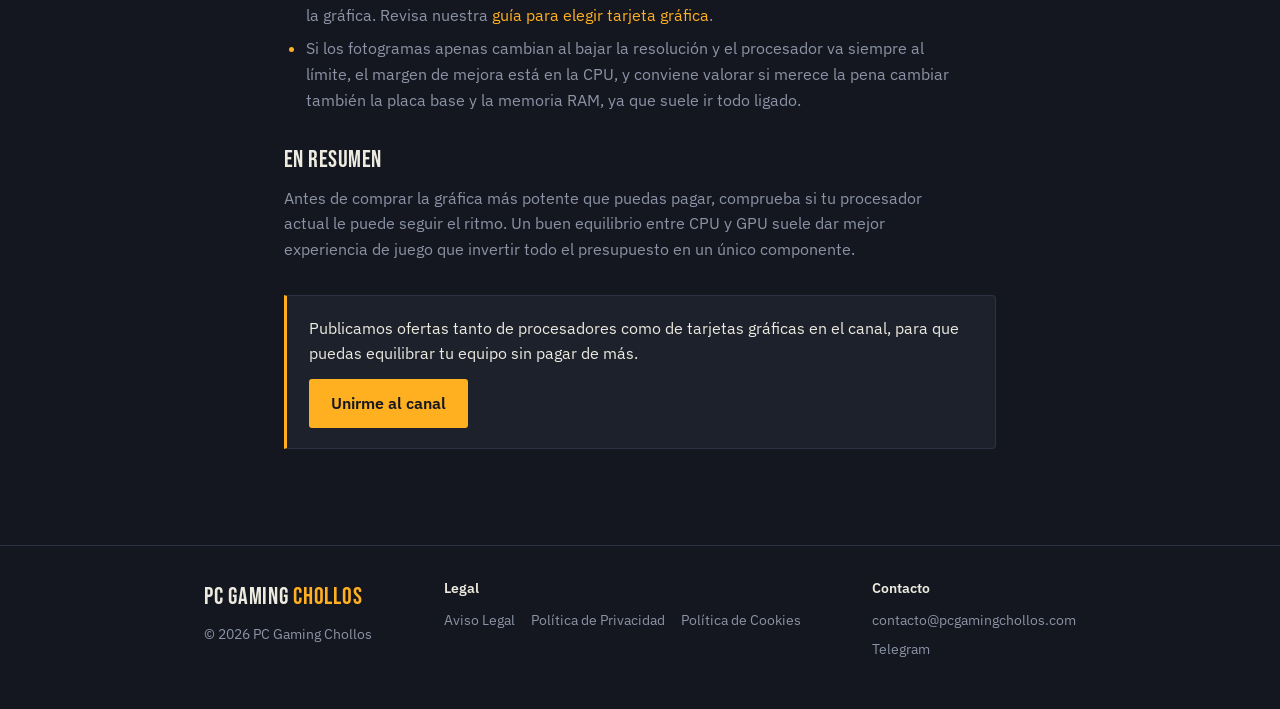
<file: guias/cuello-de-botella-cpu.html>
<!DOCTYPE html>
<html lang="es">
<head>
<meta charset="UTF-8">
<meta name="viewport" content="width=device-width, initial-scale=1.0">
<title>Cómo saber si tu procesador hace cuello de botella — PC Gaming Chollos</title>
<meta name="description" content="Señales para detectar un cuello de botella entre CPU y GPU, y cómo decidir si toca actualizar el procesador o la gráfica primero.">
<link rel="stylesheet" href="../assets/style.css">
</head>
<body>

<header>
  <div class="wrap">
    <div class="brand"><a href="../index.html" style="color:inherit;text-decoration:none;">PC Gaming <span>Chollos</span></a></div>
    <nav>
      <a href="../index.html#que-es">Qué es</a>
      <a href="../index.html#guias">Guías</a>
      <a href="../index.html#canales">Canales</a>
      <a href="../index.html#contacto">Contacto</a>
    </nav>
  </div>
</header>

<div class="article-hero">
  <div class="breadcrumb"><a href="../index.html">Inicio</a> / <a href="../index.html#guias">Guías</a> / Cuello de botella</div>
  <div class="kicker">Procesadores</div>
  <h1>Cómo saber si tu procesador hace cuello de botella</h1>
  <p class="article-meta">Guía de compra · 6 min de lectura</p>
</div>

<div class="wrap">
  <div class="prose">

    <p>"Cuello de botella" es uno de los términos más usados y peor explicados en hardware para PC. En esencia describe una situación muy concreta: cuando un componente del equipo limita el rendimiento de otro, impidiendo que este último trabaje a su máxima capacidad. El caso más habitual es un procesador que no es capaz de "alimentar" con suficientes datos a una tarjeta gráfica potente.</p>

    <h2>Qué es exactamente un cuello de botella</h2>
    <p>En un juego, la tarjeta gráfica dibuja los fotogramas, pero el procesador es quien prepara la información que la gráfica necesita para cada fotograma: física, inteligencia artificial de los personajes, lógica del juego, etc. Si el procesador tarda demasiado en preparar esa información, la gráfica se queda esperando aunque tenga potencia de sobra, y el resultado son menos fotogramas por segundo de los que la tarjeta gráfica podría entregar en teoría.</p>

    <h2>Señales que apuntan a un cuello de botella de CPU</h2>
    <ul>
      <li><strong>El uso de la gráfica no llega al 95-100%</strong> mientras juegas, según el monitor de recursos, mientras que el uso del procesador sí se mantiene alto o al máximo.</li>
      <li><strong>Bajar la resolución no mejora apenas los fotogramas por segundo.</strong> Si el cuello de botella está en la CPU, reducir la resolución (que es trabajo casi todo de la gráfica) no libera mucho margen.</li>
      <li><strong>Los tirones son más notables en zonas con mucha simulación:</strong> ciudades grandes, muchos personajes en pantalla, físicas complejas, más que en escenas visualmente exigentes pero con poca lógica de juego.</li>
      <li><strong>El procesador tiene varias generaciones de diferencia</strong> respecto a la gráfica instalada; es la señal más simple y bastante fiable.</li>
    </ul>

    <h2>Cómo comprobarlo con datos reales</h2>
    <p>La forma más fiable de confirmarlo es abrir un monitor de rendimiento (algunas placas base y utilidades del sistema lo incluyen) mientras juegas, y fijarte en el porcentaje de uso de CPU y GPU al mismo tiempo. Si la gráfica está claramente por debajo del 90-95% de uso de forma sostenida mientras el procesador va al límite, es una señal bastante clara de cuello de botella en la CPU.</p>

    <h2>No todos los cuellos de botella son un problema</h2>
    <p>Es importante matizar algo: en juegos limitados por CPU es normal ver mucho margen de gráfica sin que eso signifique necesariamente "dinero desperdiciado". Si ya obtienes más fotogramas por segundo de los que tu monitor puede mostrar, o de los que necesitas para jugar cómodo, un cierto cuello de botella no afecta a tu experiencia real de juego.</p>

    <h2>¿Actualizar CPU o GPU primero?</h2>
    <p>La respuesta depende de qué esté limitando más tu experiencia actual:</p>
    <ul>
      <li>Si tienes fotogramas bajos <strong>incluso en resoluciones altas</strong>, el limitante probablemente sea la gráfica. Revisa nuestra <a href="tarjeta-grafica-2026.html">guía para elegir tarjeta gráfica</a>.</li>
      <li>Si los fotogramas apenas cambian al bajar la resolución y el procesador va siempre al límite, el margen de mejora está en la CPU, y conviene valorar si merece la pena cambiar también la placa base y la memoria RAM, ya que suele ir todo ligado.</li>
    </ul>

    <h2>En resumen</h2>
    <p>Antes de comprar la gráfica más potente que puedas pagar, comprueba si tu procesador actual le puede seguir el ritmo. Un buen equilibrio entre CPU y GPU suele dar mejor experiencia de juego que invertir todo el presupuesto en un único componente.</p>

    <div class="guia-cta">
      <p>Publicamos ofertas tanto de procesadores como de tarjetas gráficas en el canal, para que puedas equilibrar tu equipo sin pagar de más.</p>
      <a class="btn btn-primary" href="https://t.me/pc_gaming_chollos" target="_blank" rel="noopener">Unirme al canal</a>
    </div>

  </div>
</div>

<footer>
  <div class="wrap">
    <div class="footer-col">
      <div class="brand">PC Gaming <span>Chollos</span></div>
      <p>© 2026 PC Gaming Chollos</p>
    </div>
    <div class="footer-col">
      <div class="footer-title">Legal</div>
      <div class="footer-links">
        <a href="../legal/aviso-legal.html">Aviso Legal</a>
        <a href="../legal/politica-privacidad.html">Política de Privacidad</a>
        <a href="../legal/politica-cookies.html">Política de Cookies</a>
      </div>
    </div>
    <div class="footer-col">
      <div class="footer-title">Contacto</div>
      <a href="mailto:contacto@pcgamingchollos.com">contacto@pcgamingchollos.com</a>
      <a href="https://t.me/pc_gaming_chollos" target="_blank" rel="noopener">Telegram</a>
    </div>
  </div>
</footer>

</body>
</html>
</file>
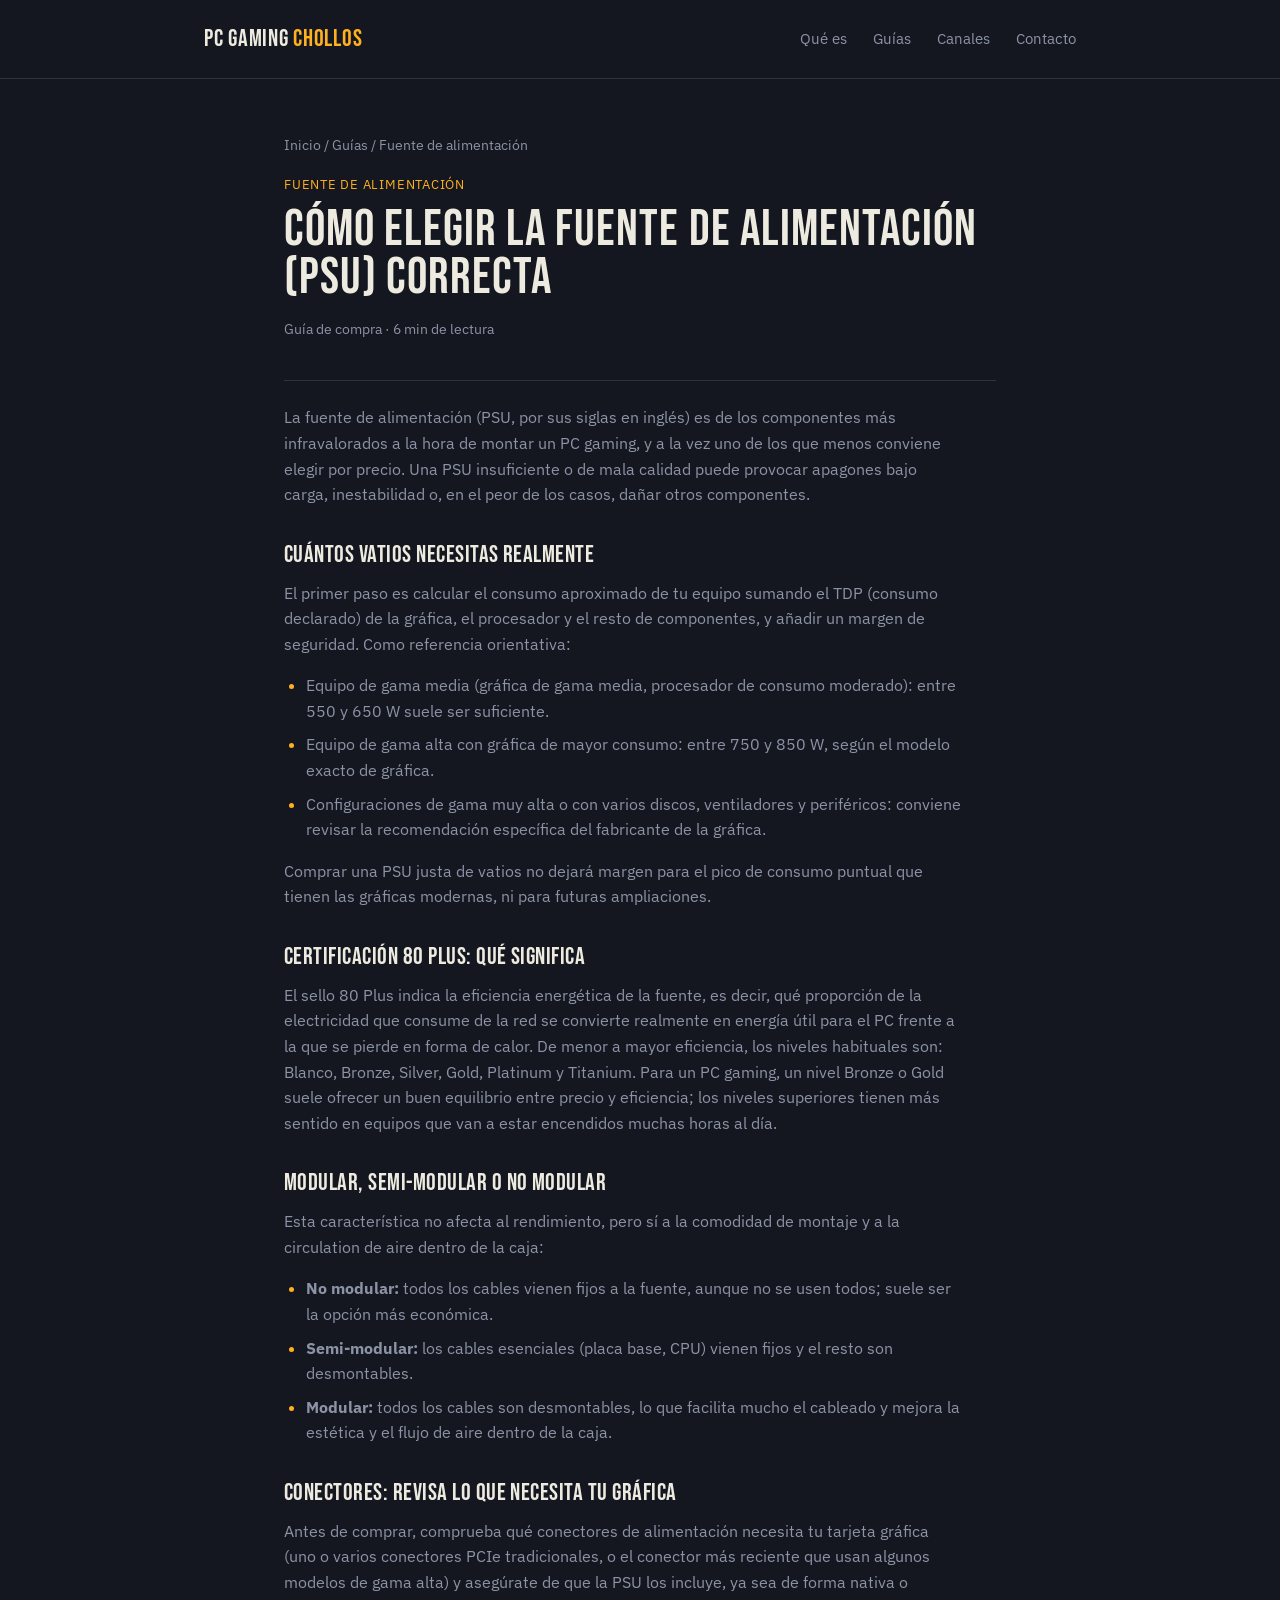
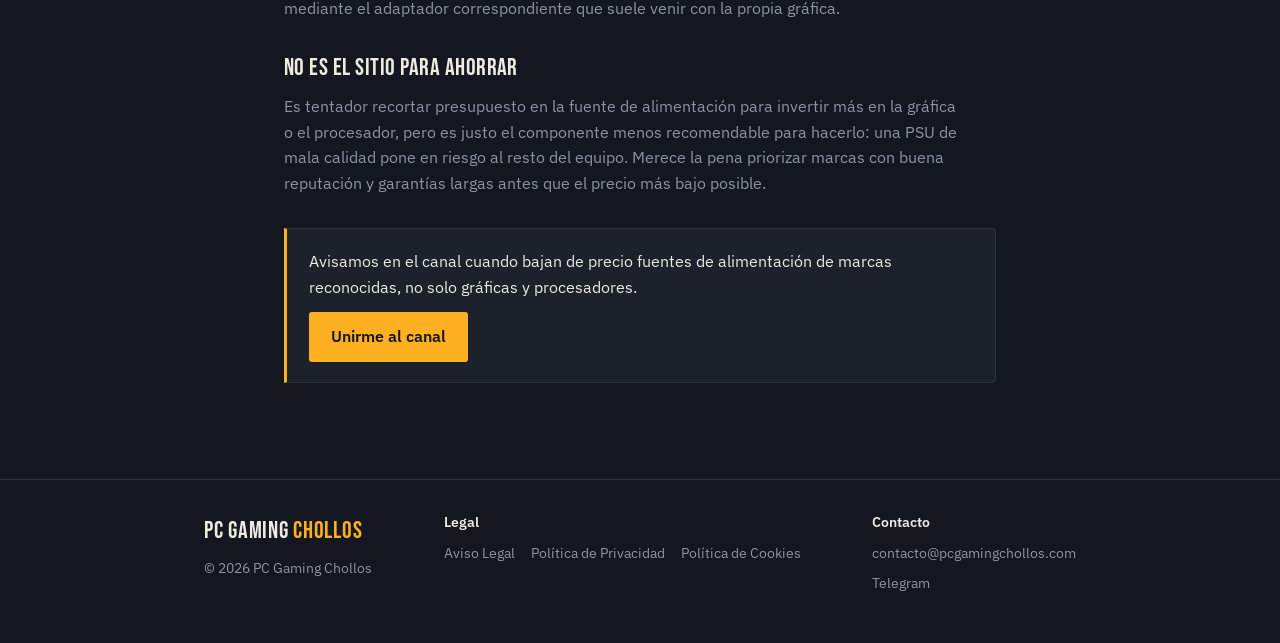
<file: guias/psu-fuente-alimentacion.html>
<!DOCTYPE html>
<html lang="es">
<head>
<meta charset="UTF-8">
<meta name="viewport" content="width=device-width, initial-scale=1.0">
<title>Cómo elegir la fuente de alimentación (PSU) correcta — PC Gaming Chollos</title>
<meta name="description" content="Vatios, eficiencia 80 Plus, conectores PCIe y por qué la fuente de alimentación no es el sitio donde conviene ahorrar en un PC gaming.">
<link rel="stylesheet" href="../assets/style.css">
</head>
<body>

<header>
  <div class="wrap">
    <div class="brand"><a href="../index.html" style="color:inherit;text-decoration:none;">PC Gaming <span>Chollos</span></a></div>
    <nav>
      <a href="../index.html#que-es">Qué es</a>
      <a href="../index.html#guias">Guías</a>
      <a href="../index.html#canales">Canales</a>
      <a href="../index.html#contacto">Contacto</a>
    </nav>
  </div>
</header>

<div class="article-hero">
  <div class="breadcrumb"><a href="../index.html">Inicio</a> / <a href="../index.html#guias">Guías</a> / Fuente de alimentación</div>
  <div class="kicker">Fuente de alimentación</div>
  <h1>Cómo elegir la fuente de alimentación (PSU) correcta</h1>
  <p class="article-meta">Guía de compra · 6 min de lectura</p>
</div>

<div class="wrap">
  <div class="prose">

    <p>La fuente de alimentación (PSU, por sus siglas en inglés) es de los componentes más infravalorados a la hora de montar un PC gaming, y a la vez uno de los que menos conviene elegir por precio. Una PSU insuficiente o de mala calidad puede provocar apagones bajo carga, inestabilidad o, en el peor de los casos, dañar otros componentes.</p>

    <h2>Cuántos vatios necesitas realmente</h2>
    <p>El primer paso es calcular el consumo aproximado de tu equipo sumando el TDP (consumo declarado) de la gráfica, el procesador y el resto de componentes, y añadir un margen de seguridad. Como referencia orientativa:</p>
    <ul>
      <li>Equipo de gama media (gráfica de gama media, procesador de consumo moderado): entre 550 y 650 W suele ser suficiente.</li>
      <li>Equipo de gama alta con gráfica de mayor consumo: entre 750 y 850 W, según el modelo exacto de gráfica.</li>
      <li>Configuraciones de gama muy alta o con varios discos, ventiladores y periféricos: conviene revisar la recomendación específica del fabricante de la gráfica.</li>
    </ul>
    <p>Comprar una PSU justa de vatios no dejará margen para el pico de consumo puntual que tienen las gráficas modernas, ni para futuras ampliaciones.</p>

    <h2>Certificación 80 Plus: qué significa</h2>
    <p>El sello 80 Plus indica la eficiencia energética de la fuente, es decir, qué proporción de la electricidad que consume de la red se convierte realmente en energía útil para el PC frente a la que se pierde en forma de calor. De menor a mayor eficiencia, los niveles habituales son: Blanco, Bronze, Silver, Gold, Platinum y Titanium. Para un PC gaming, un nivel Bronze o Gold suele ofrecer un buen equilibrio entre precio y eficiencia; los niveles superiores tienen más sentido en equipos que van a estar encendidos muchas horas al día.</p>

    <h2>Modular, semi-modular o no modular</h2>
    <p>Esta característica no afecta al rendimiento, pero sí a la comodidad de montaje y a la circulation de aire dentro de la caja:</p>
    <ul>
      <li><strong>No modular:</strong> todos los cables vienen fijos a la fuente, aunque no se usen todos; suele ser la opción más económica.</li>
      <li><strong>Semi-modular:</strong> los cables esenciales (placa base, CPU) vienen fijos y el resto son desmontables.</li>
      <li><strong>Modular:</strong> todos los cables son desmontables, lo que facilita mucho el cableado y mejora la estética y el flujo de aire dentro de la caja.</li>
    </ul>

    <h2>Conectores: revisa lo que necesita tu gráfica</h2>
    <p>Antes de comprar, comprueba qué conectores de alimentación necesita tu tarjeta gráfica (uno o varios conectores PCIe tradicionales, o el conector más reciente que usan algunos modelos de gama alta) y asegúrate de que la PSU los incluye, ya sea de forma nativa o mediante el adaptador correspondiente que suele venir con la propia gráfica.</p>

    <h2>No es el sitio para ahorrar</h2>
    <p>Es tentador recortar presupuesto en la fuente de alimentación para invertir más en la gráfica o el procesador, pero es justo el componente menos recomendable para hacerlo: una PSU de mala calidad pone en riesgo al resto del equipo. Merece la pena priorizar marcas con buena reputación y garantías largas antes que el precio más bajo posible.</p>

    <div class="guia-cta">
      <p>Avisamos en el canal cuando bajan de precio fuentes de alimentación de marcas reconocidas, no solo gráficas y procesadores.</p>
      <a class="btn btn-primary" href="https://t.me/pc_gaming_chollos" target="_blank" rel="noopener">Unirme al canal</a>
    </div>

  </div>
</div>

<footer>
  <div class="wrap">
    <div class="footer-col">
      <div class="brand">PC Gaming <span>Chollos</span></div>
      <p>© 2026 PC Gaming Chollos</p>
    </div>
    <div class="footer-col">
      <div class="footer-title">Legal</div>
      <div class="footer-links">
        <a href="../legal/aviso-legal.html">Aviso Legal</a>
        <a href="../legal/politica-privacidad.html">Política de Privacidad</a>
        <a href="../legal/politica-cookies.html">Política de Cookies</a>
      </div>
    </div>
    <div class="footer-col">
      <div class="footer-title">Contacto</div>
      <a href="mailto:contacto@pcgamingchollos.com">contacto@pcgamingchollos.com</a>
      <a href="https://t.me/pc_gaming_chollos" target="_blank" rel="noopener">Telegram</a>
    </div>
  </div>
</footer>

</body>
</html>
</file>
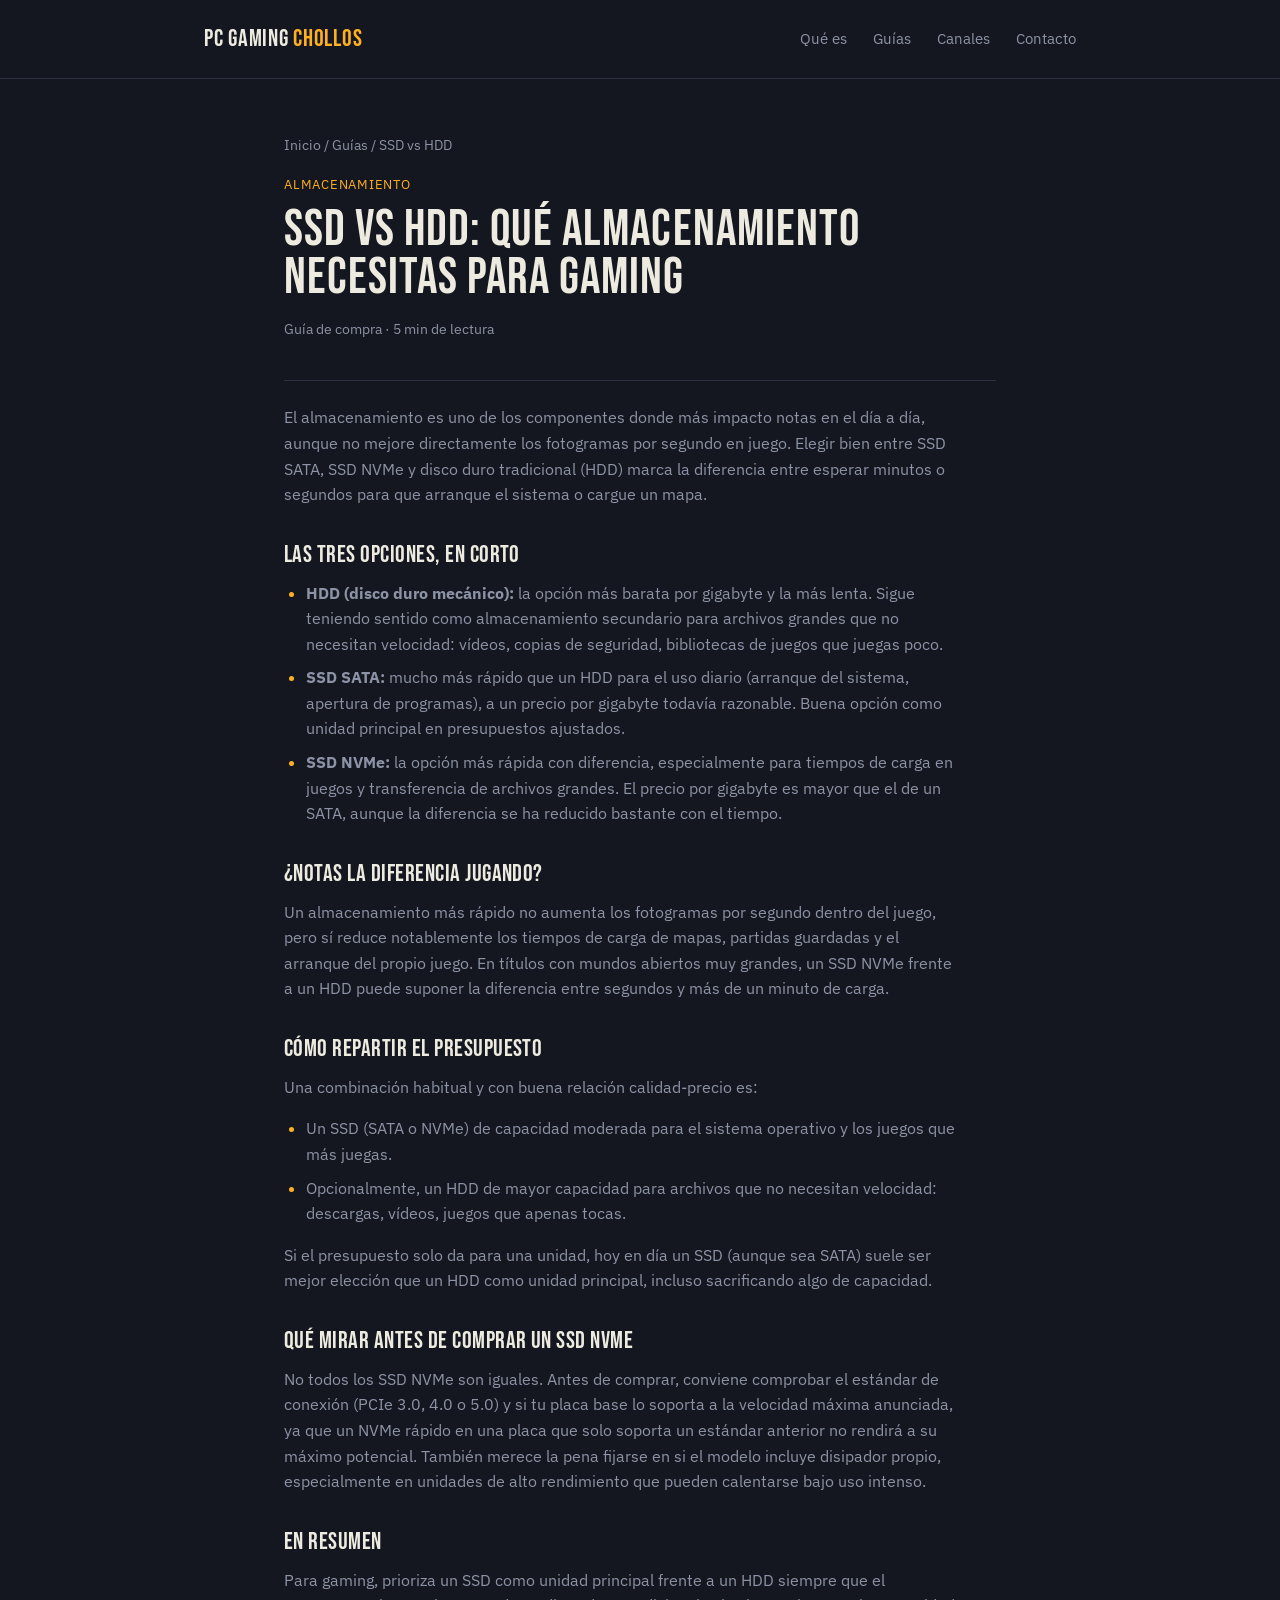
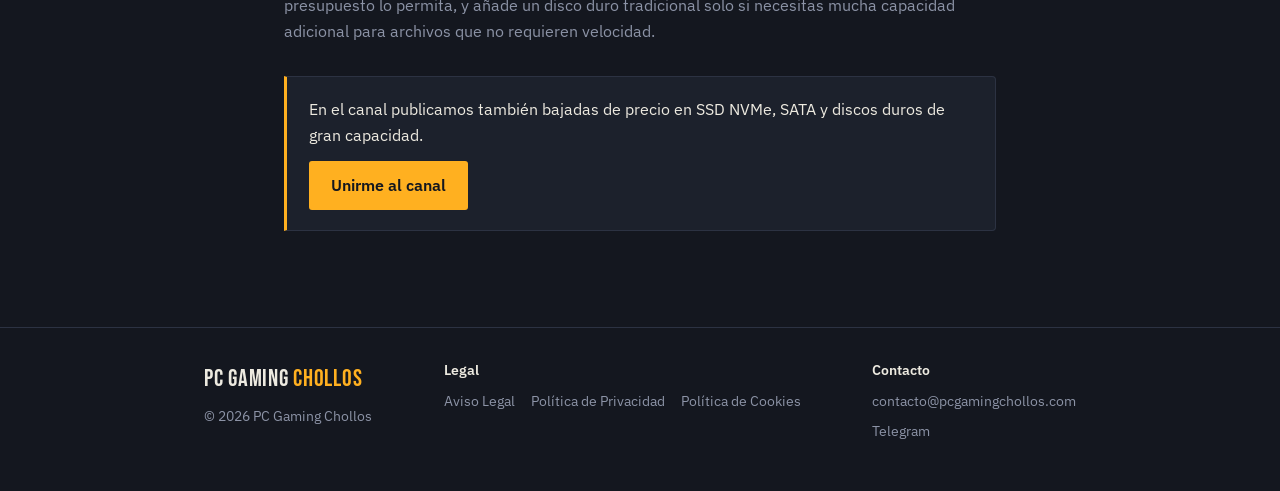
<file: guias/ssd-vs-hdd-gaming.html>
<!DOCTYPE html>
<html lang="es">
<head>
<meta charset="UTF-8">
<meta name="viewport" content="width=device-width, initial-scale=1.0">
<title>SSD vs HDD: qué almacenamiento necesitas para gaming — PC Gaming Chollos</title>
<meta name="description" content="Diferencias reales entre SSD SATA, NVMe y disco duro tradicional, y cómo repartir el presupuesto entre velocidad y capacidad.">
<link rel="stylesheet" href="../assets/style.css">
</head>
<body>

<header>
  <div class="wrap">
    <div class="brand"><a href="../index.html" style="color:inherit;text-decoration:none;">PC Gaming <span>Chollos</span></a></div>
    <nav>
      <a href="../index.html#que-es">Qué es</a>
      <a href="../index.html#guias">Guías</a>
      <a href="../index.html#canales">Canales</a>
      <a href="../index.html#contacto">Contacto</a>
    </nav>
  </div>
</header>

<div class="article-hero">
  <div class="breadcrumb"><a href="../index.html">Inicio</a> / <a href="../index.html#guias">Guías</a> / SSD vs HDD</div>
  <div class="kicker">Almacenamiento</div>
  <h1>SSD vs HDD: qué almacenamiento necesitas para gaming</h1>
  <p class="article-meta">Guía de compra · 5 min de lectura</p>
</div>

<div class="wrap">
  <div class="prose">

    <p>El almacenamiento es uno de los componentes donde más impacto notas en el día a día, aunque no mejore directamente los fotogramas por segundo en juego. Elegir bien entre SSD SATA, SSD NVMe y disco duro tradicional (HDD) marca la diferencia entre esperar minutos o segundos para que arranque el sistema o cargue un mapa.</p>

    <h2>Las tres opciones, en corto</h2>
    <ul>
      <li><strong>HDD (disco duro mecánico):</strong> la opción más barata por gigabyte y la más lenta. Sigue teniendo sentido como almacenamiento secundario para archivos grandes que no necesitan velocidad: vídeos, copias de seguridad, bibliotecas de juegos que juegas poco.</li>
      <li><strong>SSD SATA:</strong> mucho más rápido que un HDD para el uso diario (arranque del sistema, apertura de programas), a un precio por gigabyte todavía razonable. Buena opción como unidad principal en presupuestos ajustados.</li>
      <li><strong>SSD NVMe:</strong> la opción más rápida con diferencia, especialmente para tiempos de carga en juegos y transferencia de archivos grandes. El precio por gigabyte es mayor que el de un SATA, aunque la diferencia se ha reducido bastante con el tiempo.</li>
    </ul>

    <h2>¿Notas la diferencia jugando?</h2>
    <p>Un almacenamiento más rápido no aumenta los fotogramas por segundo dentro del juego, pero sí reduce notablemente los tiempos de carga de mapas, partidas guardadas y el arranque del propio juego. En títulos con mundos abiertos muy grandes, un SSD NVMe frente a un HDD puede suponer la diferencia entre segundos y más de un minuto de carga.</p>

    <h2>Cómo repartir el presupuesto</h2>
    <p>Una combinación habitual y con buena relación calidad-precio es:</p>
    <ul>
      <li>Un SSD (SATA o NVMe) de capacidad moderada para el sistema operativo y los juegos que más juegas.</li>
      <li>Opcionalmente, un HDD de mayor capacidad para archivos que no necesitan velocidad: descargas, vídeos, juegos que apenas tocas.</li>
    </ul>
    <p>Si el presupuesto solo da para una unidad, hoy en día un SSD (aunque sea SATA) suele ser mejor elección que un HDD como unidad principal, incluso sacrificando algo de capacidad.</p>

    <h2>Qué mirar antes de comprar un SSD NVMe</h2>
    <p>No todos los SSD NVMe son iguales. Antes de comprar, conviene comprobar el estándar de conexión (PCIe 3.0, 4.0 o 5.0) y si tu placa base lo soporta a la velocidad máxima anunciada, ya que un NVMe rápido en una placa que solo soporta un estándar anterior no rendirá a su máximo potencial. También merece la pena fijarse en si el modelo incluye disipador propio, especialmente en unidades de alto rendimiento que pueden calentarse bajo uso intenso.</p>

    <h2>En resumen</h2>
    <p>Para gaming, prioriza un SSD como unidad principal frente a un HDD siempre que el presupuesto lo permita, y añade un disco duro tradicional solo si necesitas mucha capacidad adicional para archivos que no requieren velocidad.</p>

    <div class="guia-cta">
      <p>En el canal publicamos también bajadas de precio en SSD NVMe, SATA y discos duros de gran capacidad.</p>
      <a class="btn btn-primary" href="https://t.me/pc_gaming_chollos" target="_blank" rel="noopener">Unirme al canal</a>
    </div>

  </div>
</div>

<footer>
  <div class="wrap">
    <div class="footer-col">
      <div class="brand">PC Gaming <span>Chollos</span></div>
      <p>© 2026 PC Gaming Chollos</p>
    </div>
    <div class="footer-col">
      <div class="footer-title">Legal</div>
      <div class="footer-links">
        <a href="../legal/aviso-legal.html">Aviso Legal</a>
        <a href="../legal/politica-privacidad.html">Política de Privacidad</a>
        <a href="../legal/politica-cookies.html">Política de Cookies</a>
      </div>
    </div>
    <div class="footer-col">
      <div class="footer-title">Contacto</div>
      <a href="mailto:contacto@pcgamingchollos.com">contacto@pcgamingchollos.com</a>
      <a href="https://t.me/pc_gaming_chollos" target="_blank" rel="noopener">Telegram</a>
    </div>
  </div>
</footer>

</body>
</html>
</file>
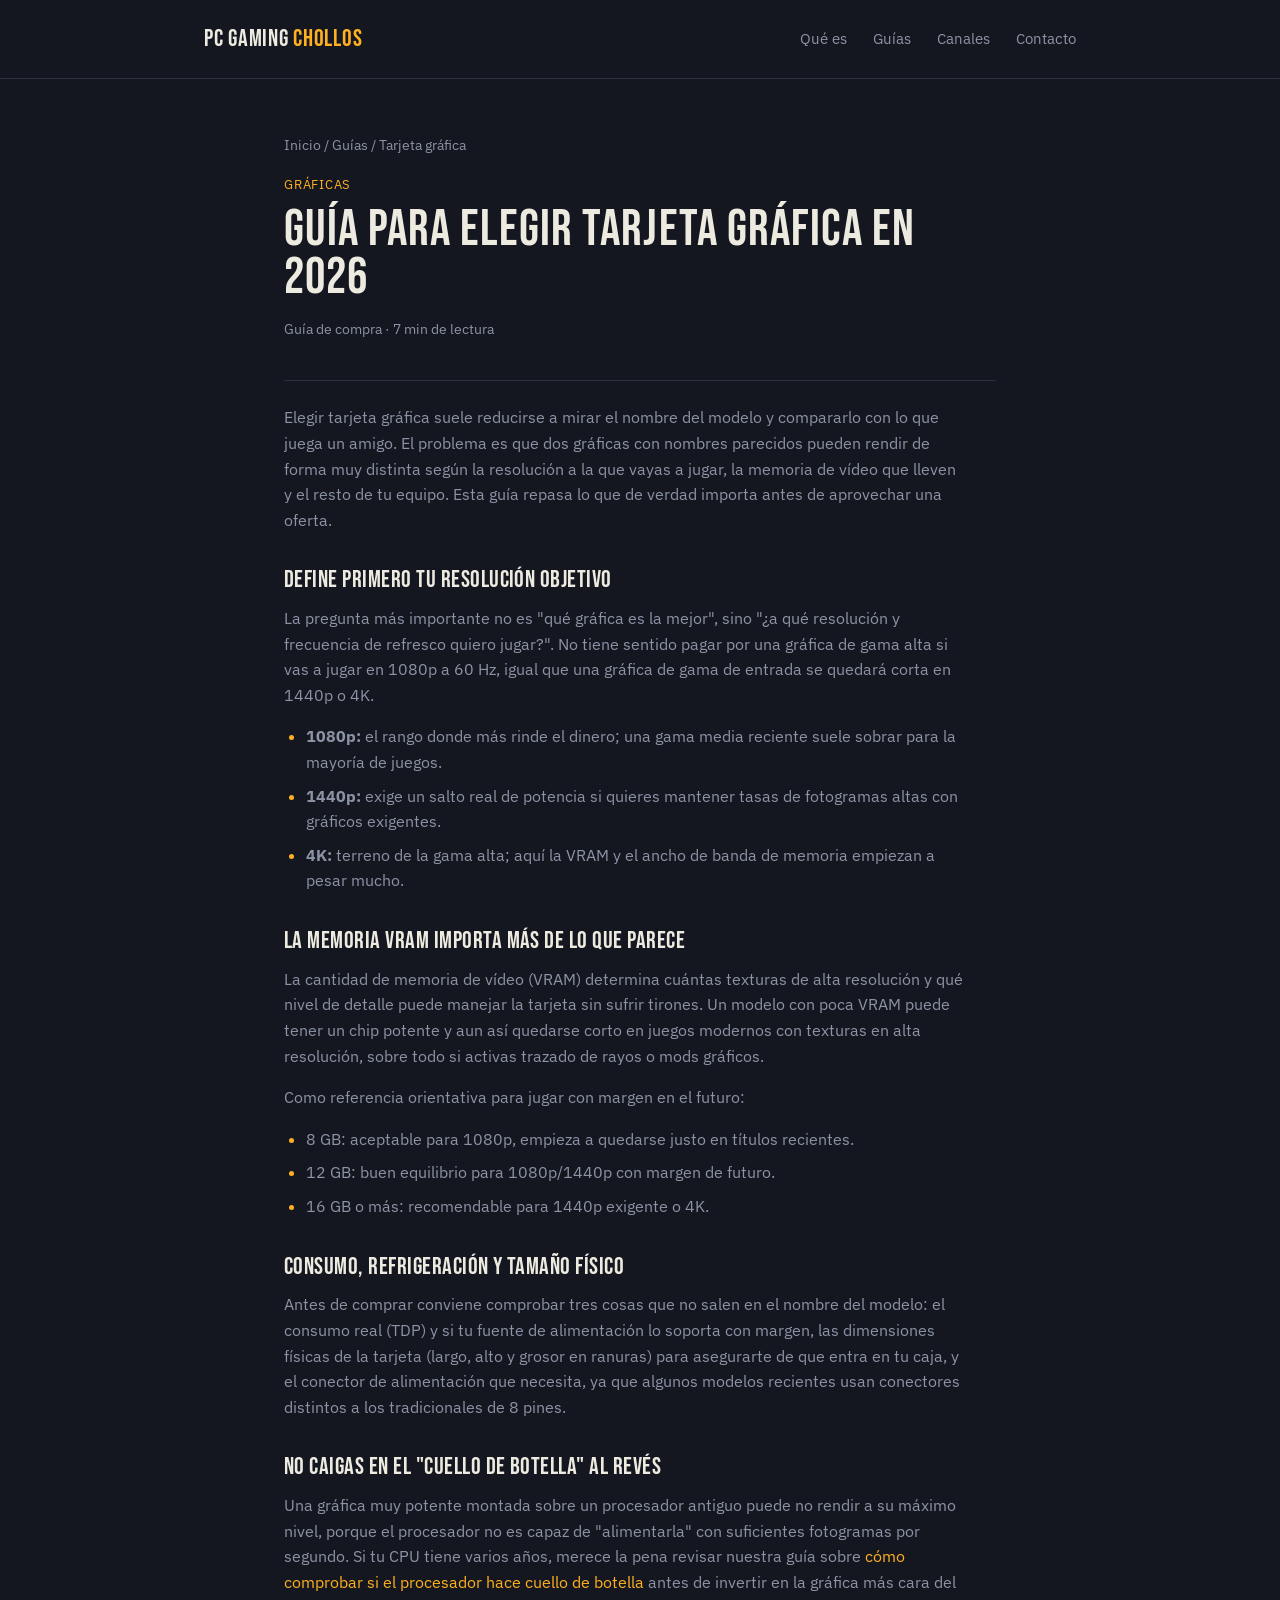
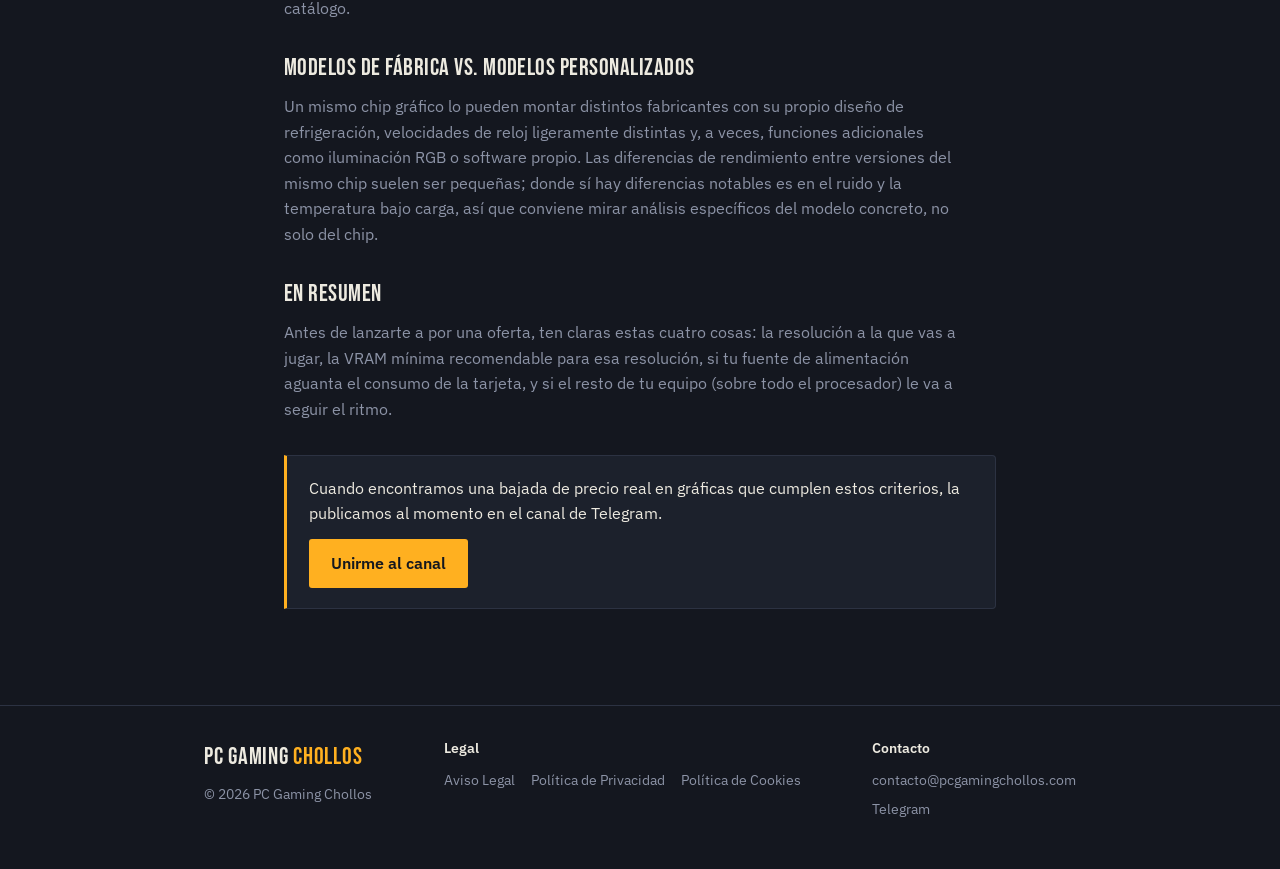
<file: guias/tarjeta-grafica-2026.html>
<!DOCTYPE html>
<html lang="es">
<head>
<meta charset="UTF-8">
<meta name="viewport" content="width=device-width, initial-scale=1.0">
<title>Guía para elegir tarjeta gráfica en 2026 — PC Gaming Chollos</title>
<meta name="description" content="Qué mirar realmente al comprar una tarjeta gráfica: VRAM, consumo, resolución objetivo y cómo no pagar de más por rendimiento que no vas a usar.">
<link rel="stylesheet" href="../assets/style.css">
</head>
<body>

<header>
  <div class="wrap">
    <div class="brand"><a href="../index.html" style="color:inherit;text-decoration:none;">PC Gaming <span>Chollos</span></a></div>
    <nav>
      <a href="../index.html#que-es">Qué es</a>
      <a href="../index.html#guias">Guías</a>
      <a href="../index.html#canales">Canales</a>
      <a href="../index.html#contacto">Contacto</a>
    </nav>
  </div>
</header>

<div class="article-hero">
  <div class="breadcrumb"><a href="../index.html">Inicio</a> / <a href="../index.html#guias">Guías</a> / Tarjeta gráfica</div>
  <div class="kicker">Gráficas</div>
  <h1>Guía para elegir tarjeta gráfica en 2026</h1>
  <p class="article-meta">Guía de compra · 7 min de lectura</p>
</div>

<div class="wrap">
  <div class="prose">

    <p>Elegir tarjeta gráfica suele reducirse a mirar el nombre del modelo y compararlo con lo que juega un amigo. El problema es que dos gráficas con nombres parecidos pueden rendir de forma muy distinta según la resolución a la que vayas a jugar, la memoria de vídeo que lleven y el resto de tu equipo. Esta guía repasa lo que de verdad importa antes de aprovechar una oferta.</p>

    <h2>Define primero tu resolución objetivo</h2>
    <p>La pregunta más importante no es "qué gráfica es la mejor", sino "¿a qué resolución y frecuencia de refresco quiero jugar?". No tiene sentido pagar por una gráfica de gama alta si vas a jugar en 1080p a 60 Hz, igual que una gráfica de gama de entrada se quedará corta en 1440p o 4K.</p>
    <ul>
      <li><strong>1080p:</strong> el rango donde más rinde el dinero; una gama media reciente suele sobrar para la mayoría de juegos.</li>
      <li><strong>1440p:</strong> exige un salto real de potencia si quieres mantener tasas de fotogramas altas con gráficos exigentes.</li>
      <li><strong>4K:</strong> terreno de la gama alta; aquí la VRAM y el ancho de banda de memoria empiezan a pesar mucho.</li>
    </ul>

    <h2>La memoria VRAM importa más de lo que parece</h2>
    <p>La cantidad de memoria de vídeo (VRAM) determina cuántas texturas de alta resolución y qué nivel de detalle puede manejar la tarjeta sin sufrir tirones. Un modelo con poca VRAM puede tener un chip potente y aun así quedarse corto en juegos modernos con texturas en alta resolución, sobre todo si activas trazado de rayos o mods gráficos.</p>
    <p>Como referencia orientativa para jugar con margen en el futuro:</p>
    <ul>
      <li>8 GB: aceptable para 1080p, empieza a quedarse justo en títulos recientes.</li>
      <li>12 GB: buen equilibrio para 1080p/1440p con margen de futuro.</li>
      <li>16 GB o más: recomendable para 1440p exigente o 4K.</li>
    </ul>

    <h2>Consumo, refrigeración y tamaño físico</h2>
    <p>Antes de comprar conviene comprobar tres cosas que no salen en el nombre del modelo: el consumo real (TDP) y si tu fuente de alimentación lo soporta con margen, las dimensiones físicas de la tarjeta (largo, alto y grosor en ranuras) para asegurarte de que entra en tu caja, y el conector de alimentación que necesita, ya que algunos modelos recientes usan conectores distintos a los tradicionales de 8 pines.</p>

    <h2>No caigas en el "cuello de botella" al revés</h2>
    <p>Una gráfica muy potente montada sobre un procesador antiguo puede no rendir a su máximo nivel, porque el procesador no es capaz de "alimentarla" con suficientes fotogramas por segundo. Si tu CPU tiene varios años, merece la pena revisar nuestra guía sobre <a href="cuello-de-botella-cpu.html">cómo comprobar si el procesador hace cuello de botella</a> antes de invertir en la gráfica más cara del catálogo.</p>

    <h2>Modelos de fábrica vs. modelos personalizados</h2>
    <p>Un mismo chip gráfico lo pueden montar distintos fabricantes con su propio diseño de refrigeración, velocidades de reloj ligeramente distintas y, a veces, funciones adicionales como iluminación RGB o software propio. Las diferencias de rendimiento entre versiones del mismo chip suelen ser pequeñas; donde sí hay diferencias notables es en el ruido y la temperatura bajo carga, así que conviene mirar análisis específicos del modelo concreto, no solo del chip.</p>

    <h2>En resumen</h2>
    <p>Antes de lanzarte a por una oferta, ten claras estas cuatro cosas: la resolución a la que vas a jugar, la VRAM mínima recomendable para esa resolución, si tu fuente de alimentación aguanta el consumo de la tarjeta, y si el resto de tu equipo (sobre todo el procesador) le va a seguir el ritmo.</p>

    <div class="guia-cta">
      <p>Cuando encontramos una bajada de precio real en gráficas que cumplen estos criterios, la publicamos al momento en el canal de Telegram.</p>
      <a class="btn btn-primary" href="https://t.me/pc_gaming_chollos" target="_blank" rel="noopener">Unirme al canal</a>
    </div>

  </div>
</div>

<footer>
  <div class="wrap">
    <div class="footer-col">
      <div class="brand">PC Gaming <span>Chollos</span></div>
      <p>© 2026 PC Gaming Chollos</p>
    </div>
    <div class="footer-col">
      <div class="footer-title">Legal</div>
      <div class="footer-links">
        <a href="../legal/aviso-legal.html">Aviso Legal</a>
        <a href="../legal/politica-privacidad.html">Política de Privacidad</a>
        <a href="../legal/politica-cookies.html">Política de Cookies</a>
      </div>
    </div>
    <div class="footer-col">
      <div class="footer-title">Contacto</div>
      <a href="mailto:contacto@pcgamingchollos.com">contacto@pcgamingchollos.com</a>
      <a href="https://t.me/pc_gaming_chollos" target="_blank" rel="noopener">Telegram</a>
    </div>
  </div>
</footer>

</body>
</html>
</file>
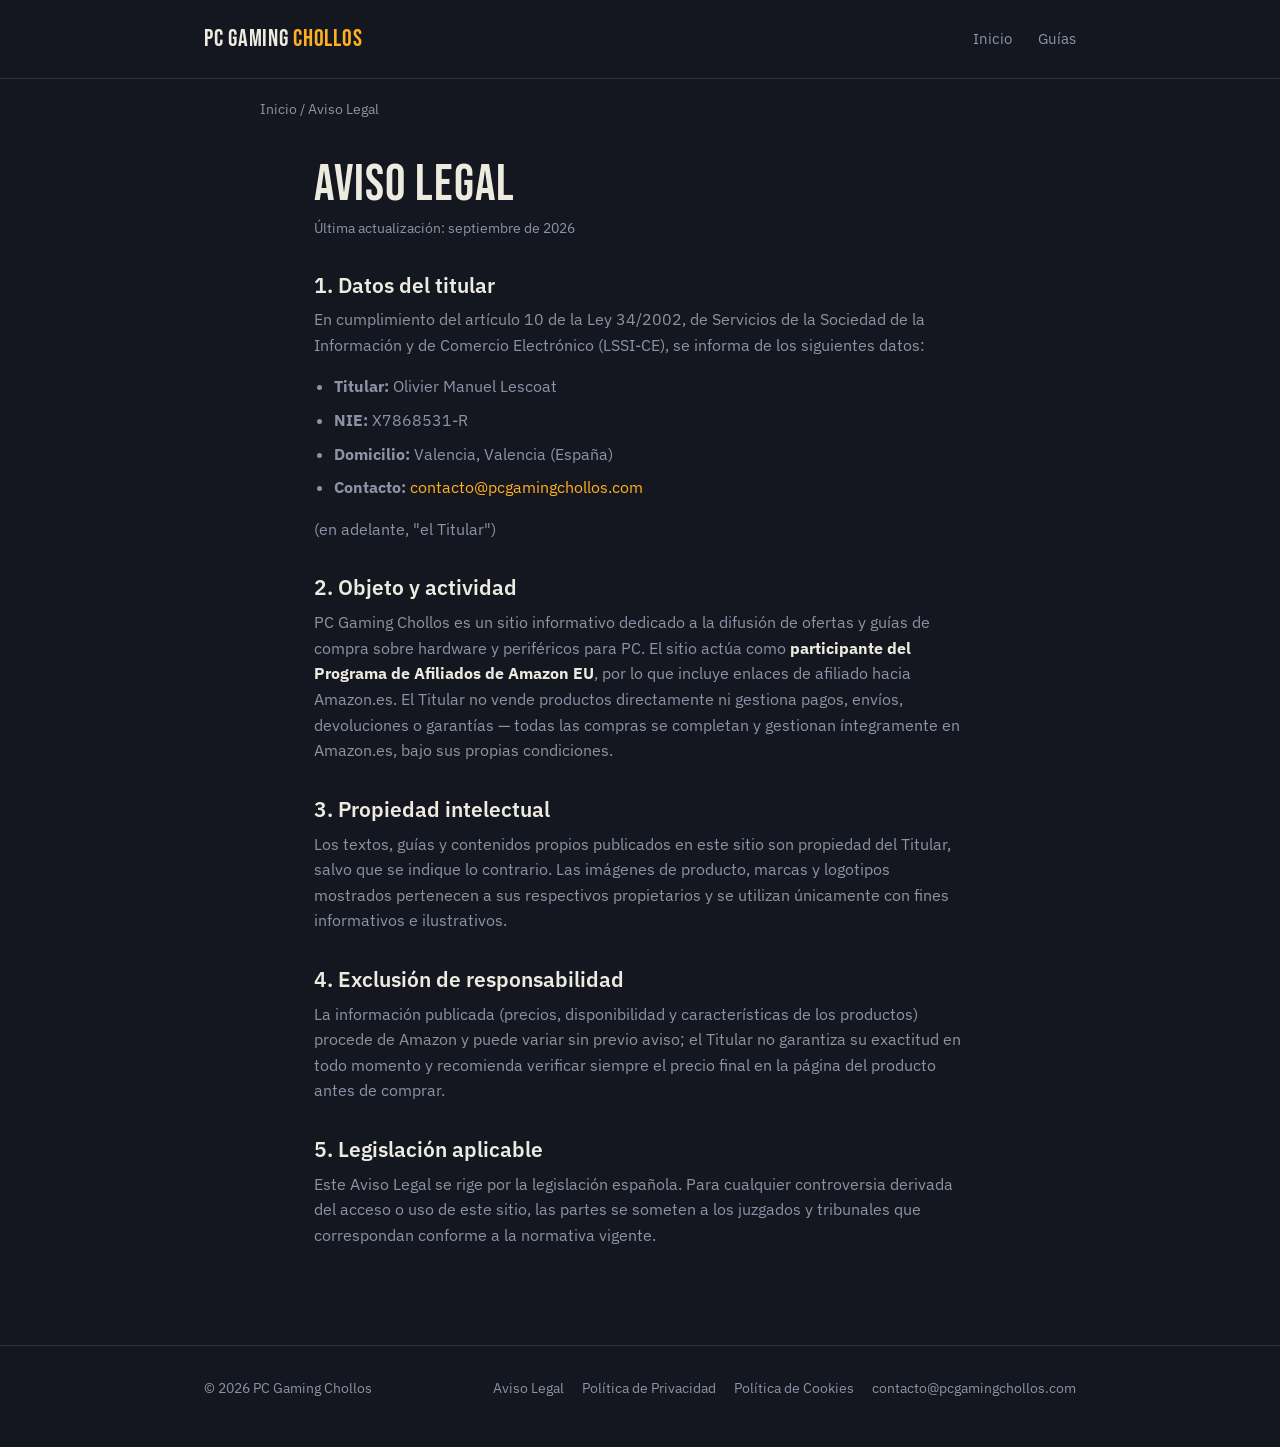
<file: legal/aviso-legal.html>
<!DOCTYPE html>
<html lang="es">
<head>
<meta charset="UTF-8">
<meta name="viewport" content="width=device-width, initial-scale=1.0">
<title>Aviso Legal — PC Gaming Chollos</title>
<link rel="stylesheet" href="../style.css">
</head>
<body>

<header>
  <div class="wrap-wide">
    <div class="brand"><a href="../index.html" style="color:inherit">PC Gaming <span>Chollos</span></a></div>
    <nav>
      <a href="../index.html">Inicio</a>
      <a href="../blog/">Guías</a>
    </nav>
  </div>
</header>

<div class="breadcrumb wrap"><a href="../index.html">Inicio</a> / Aviso Legal</div>

<div class="content-page">
  <h1>Aviso Legal</h1>
  <p class="meta">Última actualización: septiembre de 2026</p>

  <h2>1. Datos del titular</h2>
  <p>En cumplimiento del artículo 10 de la Ley 34/2002, de Servicios de la Sociedad de la Información y de Comercio Electrónico (LSSI-CE), se informa de los siguientes datos:</p>
  <ul>
    <li><strong>Titular:</strong> Olivier Manuel Lescoat</li>
    <li><strong>NIE:</strong> X7868531-R</li>
    <li><strong>Domicilio:</strong> Valencia, Valencia (España)</li>
    <li><strong>Contacto:</strong> <a href="mailto:contacto@pcgamingchollos.com">contacto@pcgamingchollos.com</a></li>
  </ul>
  <p>(en adelante, "el Titular")</p>

  <h2>2. Objeto y actividad</h2>
  <p>PC Gaming Chollos es un sitio informativo dedicado a la difusión de ofertas y guías de compra sobre hardware y periféricos para PC. El sitio actúa como <strong>participante del Programa de Afiliados de Amazon EU</strong>, por lo que incluye enlaces de afiliado hacia Amazon.es. El Titular no vende productos directamente ni gestiona pagos, envíos, devoluciones o garantías — todas las compras se completan y gestionan íntegramente en Amazon.es, bajo sus propias condiciones.</p>

  <h2>3. Propiedad intelectual</h2>
  <p>Los textos, guías y contenidos propios publicados en este sitio son propiedad del Titular, salvo que se indique lo contrario. Las imágenes de producto, marcas y logotipos mostrados pertenecen a sus respectivos propietarios y se utilizan únicamente con fines informativos e ilustrativos.</p>

  <h2>4. Exclusión de responsabilidad</h2>
  <p>La información publicada (precios, disponibilidad y características de los productos) procede de Amazon y puede variar sin previo aviso; el Titular no garantiza su exactitud en todo momento y recomienda verificar siempre el precio final en la página del producto antes de comprar.</p>

  <h2>5. Legislación aplicable</h2>
  <p>Este Aviso Legal se rige por la legislación española. Para cualquier controversia derivada del acceso o uso de este sitio, las partes se someten a los juzgados y tribunales que correspondan conforme a la normativa vigente.</p>
</div>

<footer>
  <div class="wrap-wide">
    <p>© 2026 PC Gaming Chollos</p>
    <div class="foot-links">
      <a href="aviso-legal.html">Aviso Legal</a>
      <a href="privacidad.html">Política de Privacidad</a>
      <a href="cookies.html">Política de Cookies</a>
      <a href="mailto:contacto@pcgamingchollos.com">contacto@pcgamingchollos.com</a>
    </div>
  </div>
</footer>

</body>
</html>
</file>
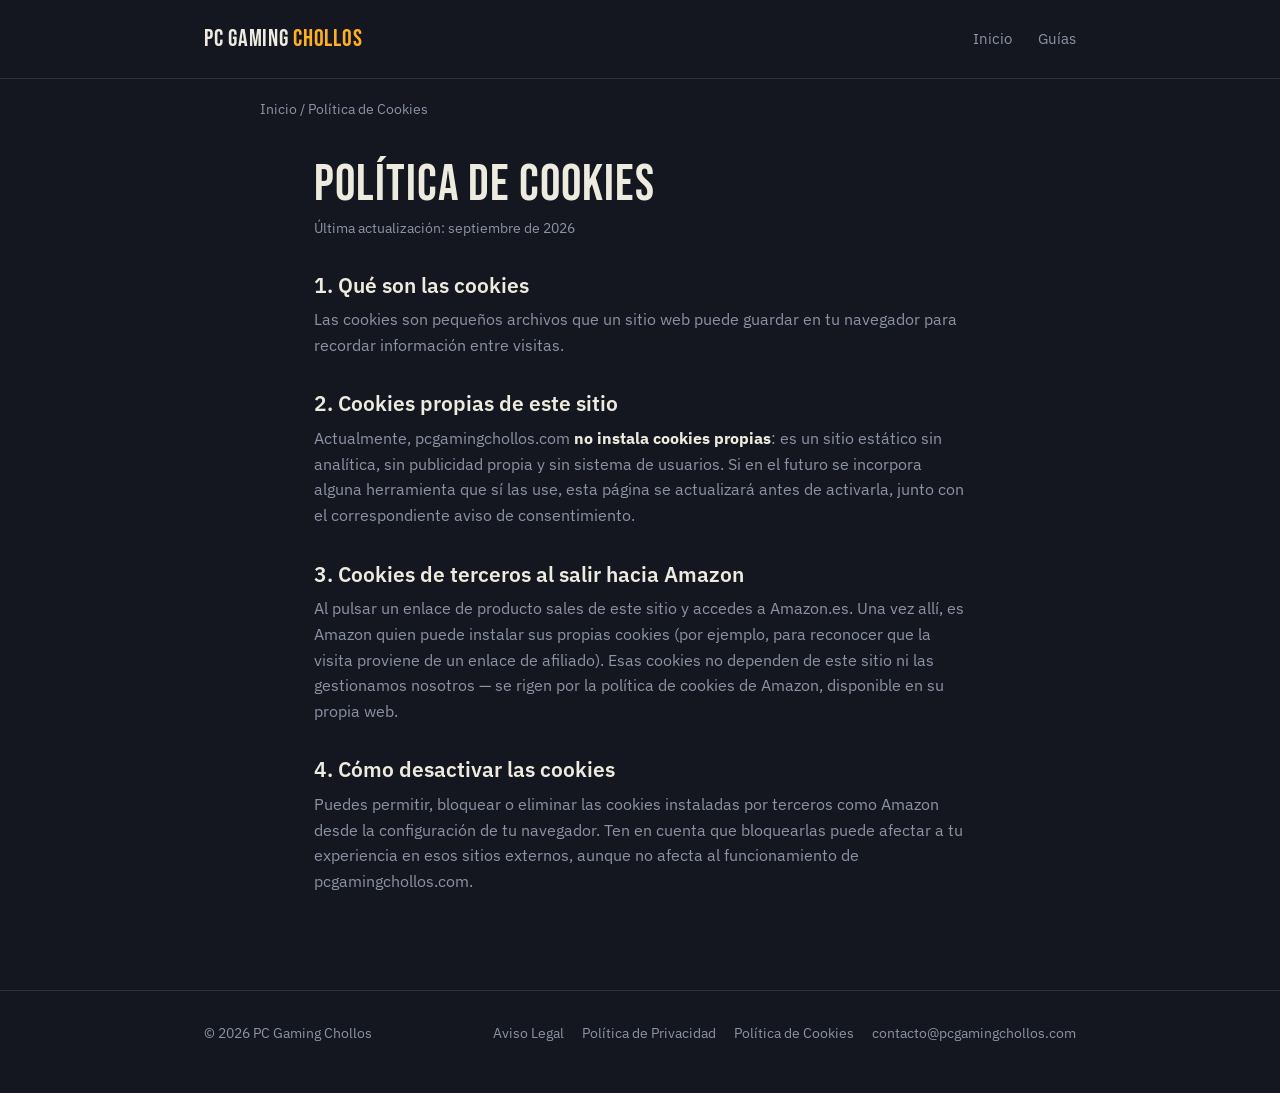
<file: legal/cookies.html>
<!DOCTYPE html>
<html lang="es">
<head>
<meta charset="UTF-8">
<meta name="viewport" content="width=device-width, initial-scale=1.0">
<title>Política de Cookies — PC Gaming Chollos</title>
<link rel="stylesheet" href="../style.css">
</head>
<body>

<header>
  <div class="wrap-wide">
    <div class="brand"><a href="../index.html" style="color:inherit">PC Gaming <span>Chollos</span></a></div>
    <nav>
      <a href="../index.html">Inicio</a>
      <a href="../blog/">Guías</a>
    </nav>
  </div>
</header>

<div class="breadcrumb wrap"><a href="../index.html">Inicio</a> / Política de Cookies</div>

<div class="content-page">
  <h1>Política de Cookies</h1>
  <p class="meta">Última actualización: septiembre de 2026</p>

  <h2>1. Qué son las cookies</h2>
  <p>Las cookies son pequeños archivos que un sitio web puede guardar en tu navegador para recordar información entre visitas.</p>

  <h2>2. Cookies propias de este sitio</h2>
  <p>Actualmente, pcgamingchollos.com <strong>no instala cookies propias</strong>: es un sitio estático sin analítica, sin publicidad propia y sin sistema de usuarios. Si en el futuro se incorpora alguna herramienta que sí las use, esta página se actualizará antes de activarla, junto con el correspondiente aviso de consentimiento.</p>

  <h2>3. Cookies de terceros al salir hacia Amazon</h2>
  <p>Al pulsar un enlace de producto sales de este sitio y accedes a Amazon.es. Una vez allí, es Amazon quien puede instalar sus propias cookies (por ejemplo, para reconocer que la visita proviene de un enlace de afiliado). Esas cookies no dependen de este sitio ni las gestionamos nosotros — se rigen por la política de cookies de Amazon, disponible en su propia web.</p>

  <h2>4. Cómo desactivar las cookies</h2>
  <p>Puedes permitir, bloquear o eliminar las cookies instaladas por terceros como Amazon desde la configuración de tu navegador. Ten en cuenta que bloquearlas puede afectar a tu experiencia en esos sitios externos, aunque no afecta al funcionamiento de pcgamingchollos.com.</p>
</div>

<footer>
  <div class="wrap-wide">
    <p>© 2026 PC Gaming Chollos</p>
    <div class="foot-links">
      <a href="aviso-legal.html">Aviso Legal</a>
      <a href="privacidad.html">Política de Privacidad</a>
      <a href="cookies.html">Política de Cookies</a>
      <a href="mailto:contacto@pcgamingchollos.com">contacto@pcgamingchollos.com</a>
    </div>
  </div>
</footer>

</body>
</html>
</file>
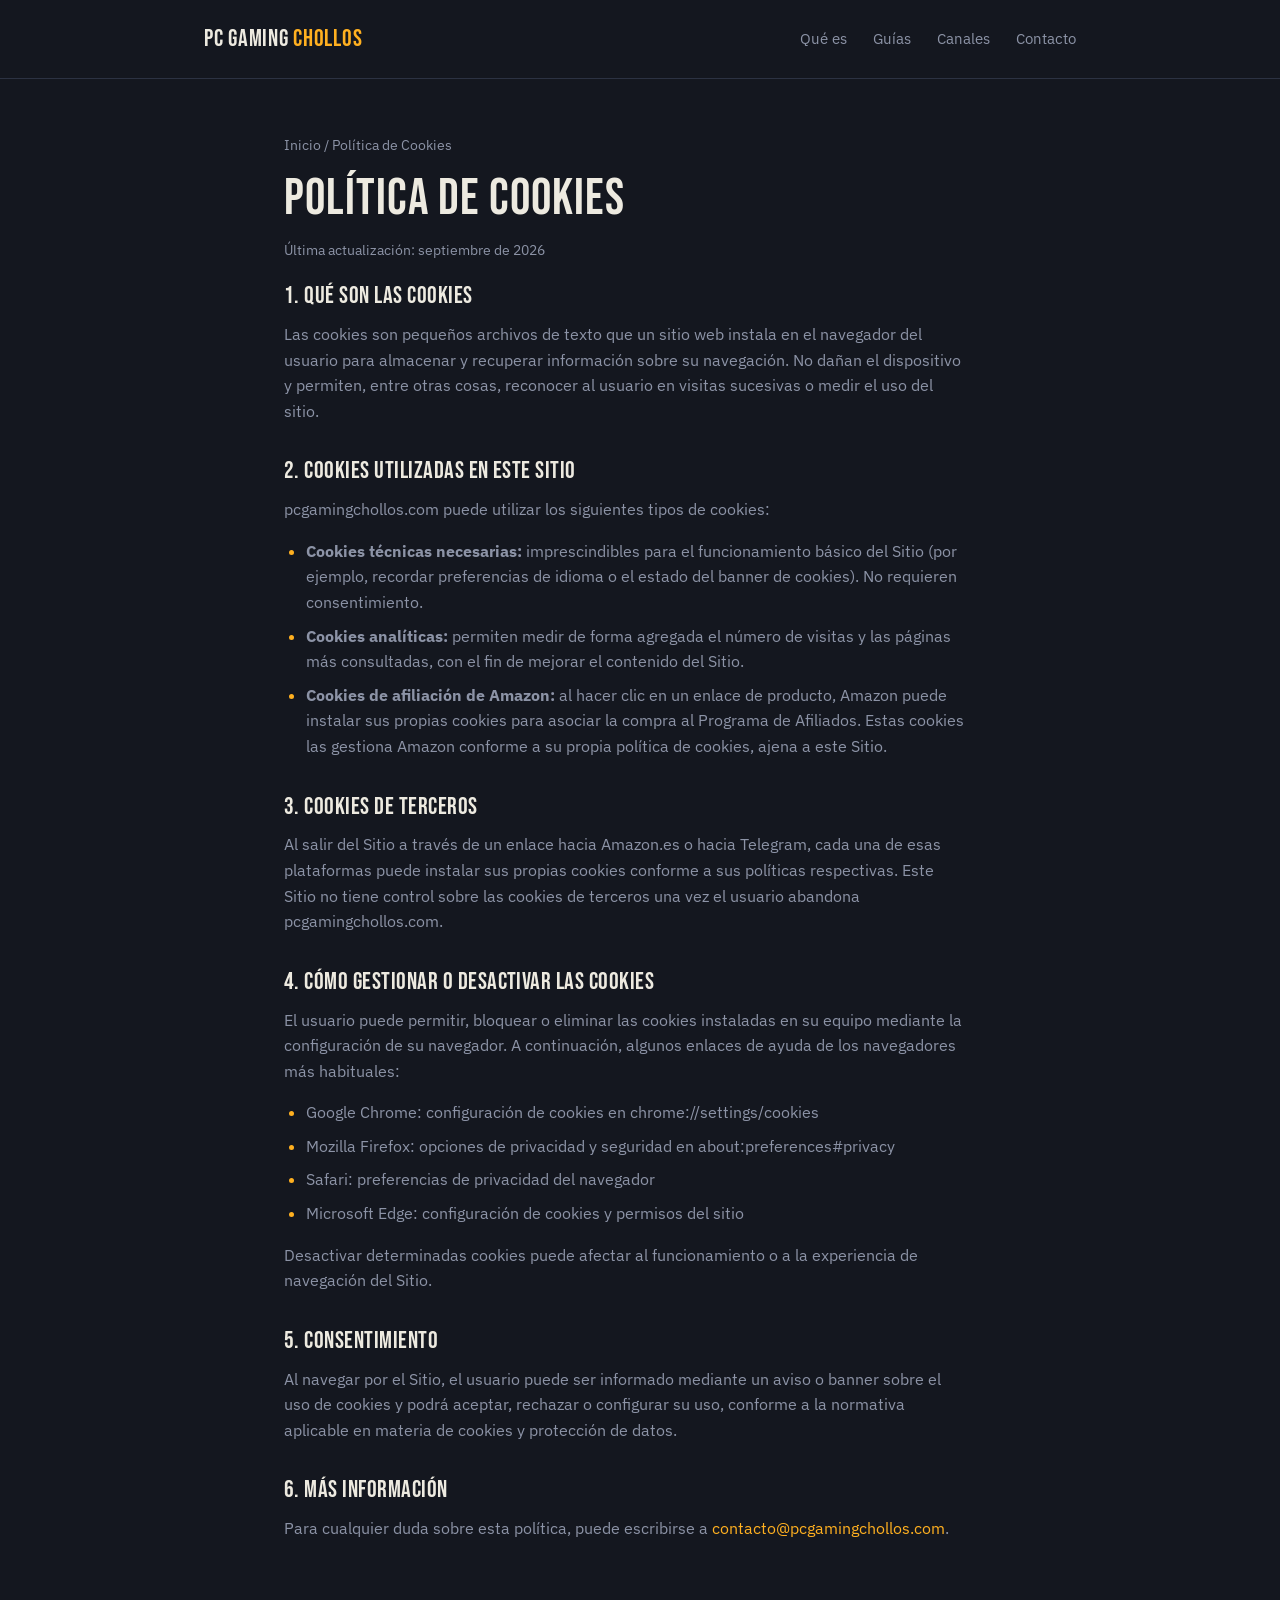
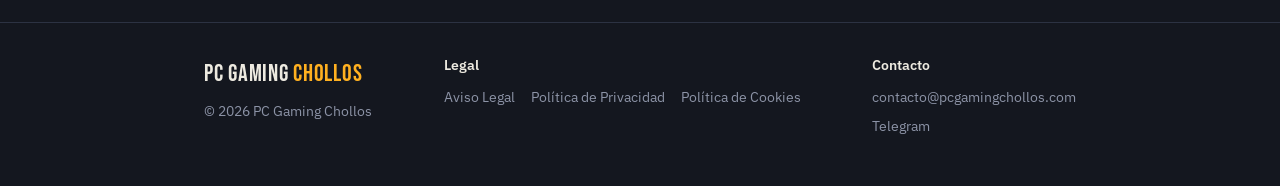
<file: legal/politica-cookies.html>
<!DOCTYPE html>
<html lang="es">
<head>
<meta charset="UTF-8">
<meta name="viewport" content="width=device-width, initial-scale=1.0">
<title>Política de Cookies — PC Gaming Chollos</title>
<meta name="description" content="Política de cookies del sitio web PC Gaming Chollos.">
<link rel="stylesheet" href="../assets/style.css">
</head>
<body>

<header>
  <div class="wrap">
    <div class="brand"><a href="../index.html" style="color:inherit;text-decoration:none;">PC Gaming <span>Chollos</span></a></div>
    <nav>
      <a href="../index.html#que-es">Qué es</a>
      <a href="../index.html#guias">Guías</a>
      <a href="../index.html#canales">Canales</a>
      <a href="../index.html#contacto">Contacto</a>
    </nav>
  </div>
</header>

<div class="article-hero legal-page">
  <div class="breadcrumb"><a href="../index.html">Inicio</a> / Política de Cookies</div>
  <h1>Política de Cookies</h1>
  <p class="article-meta">Última actualización: septiembre de 2026</p>
</div>

<div class="wrap legal-page">
  <div class="prose">

    <h2>1. Qué son las cookies</h2>
    <p>Las cookies son pequeños archivos de texto que un sitio web instala en el navegador del usuario para almacenar y recuperar información sobre su navegación. No dañan el dispositivo y permiten, entre otras cosas, reconocer al usuario en visitas sucesivas o medir el uso del sitio.</p>

    <h2>2. Cookies utilizadas en este Sitio</h2>
    <p>pcgamingchollos.com puede utilizar los siguientes tipos de cookies:</p>
    <ul>
      <li><strong>Cookies técnicas necesarias:</strong> imprescindibles para el funcionamiento básico del Sitio (por ejemplo, recordar preferencias de idioma o el estado del banner de cookies). No requieren consentimiento.</li>
      <li><strong>Cookies analíticas:</strong> permiten medir de forma agregada el número de visitas y las páginas más consultadas, con el fin de mejorar el contenido del Sitio.</li>
      <li><strong>Cookies de afiliación de Amazon:</strong> al hacer clic en un enlace de producto, Amazon puede instalar sus propias cookies para asociar la compra al Programa de Afiliados. Estas cookies las gestiona Amazon conforme a su propia política de cookies, ajena a este Sitio.</li>
    </ul>

    <h2>3. Cookies de terceros</h2>
    <p>Al salir del Sitio a través de un enlace hacia Amazon.es o hacia Telegram, cada una de esas plataformas puede instalar sus propias cookies conforme a sus políticas respectivas. Este Sitio no tiene control sobre las cookies de terceros una vez el usuario abandona pcgamingchollos.com.</p>

    <h2>4. Cómo gestionar o desactivar las cookies</h2>
    <p>El usuario puede permitir, bloquear o eliminar las cookies instaladas en su equipo mediante la configuración de su navegador. A continuación, algunos enlaces de ayuda de los navegadores más habituales:</p>
    <ul>
      <li>Google Chrome: configuración de cookies en chrome://settings/cookies</li>
      <li>Mozilla Firefox: opciones de privacidad y seguridad en about:preferences#privacy</li>
      <li>Safari: preferencias de privacidad del navegador</li>
      <li>Microsoft Edge: configuración de cookies y permisos del sitio</li>
    </ul>
    <p>Desactivar determinadas cookies puede afectar al funcionamiento o a la experiencia de navegación del Sitio.</p>

    <h2>5. Consentimiento</h2>
    <p>Al navegar por el Sitio, el usuario puede ser informado mediante un aviso o banner sobre el uso de cookies y podrá aceptar, rechazar o configurar su uso, conforme a la normativa aplicable en materia de cookies y protección de datos.</p>

    <h2>6. Más información</h2>
    <p>Para cualquier duda sobre esta política, puede escribirse a <a href="mailto:contacto@pcgamingchollos.com">contacto@pcgamingchollos.com</a>.</p>

  </div>
</div>

<footer>
  <div class="wrap">
    <div class="footer-col">
      <div class="brand">PC Gaming <span>Chollos</span></div>
      <p>© 2026 PC Gaming Chollos</p>
    </div>
    <div class="footer-col">
      <div class="footer-title">Legal</div>
      <div class="footer-links">
        <a href="aviso-legal.html">Aviso Legal</a>
        <a href="politica-privacidad.html">Política de Privacidad</a>
        <a href="politica-cookies.html">Política de Cookies</a>
      </div>
    </div>
    <div class="footer-col">
      <div class="footer-title">Contacto</div>
      <a href="mailto:contacto@pcgamingchollos.com">contacto@pcgamingchollos.com</a>
      <a href="https://t.me/pc_gaming_chollos" target="_blank" rel="noopener">Telegram</a>
    </div>
  </div>
</footer>

</body>
</html>
</file>
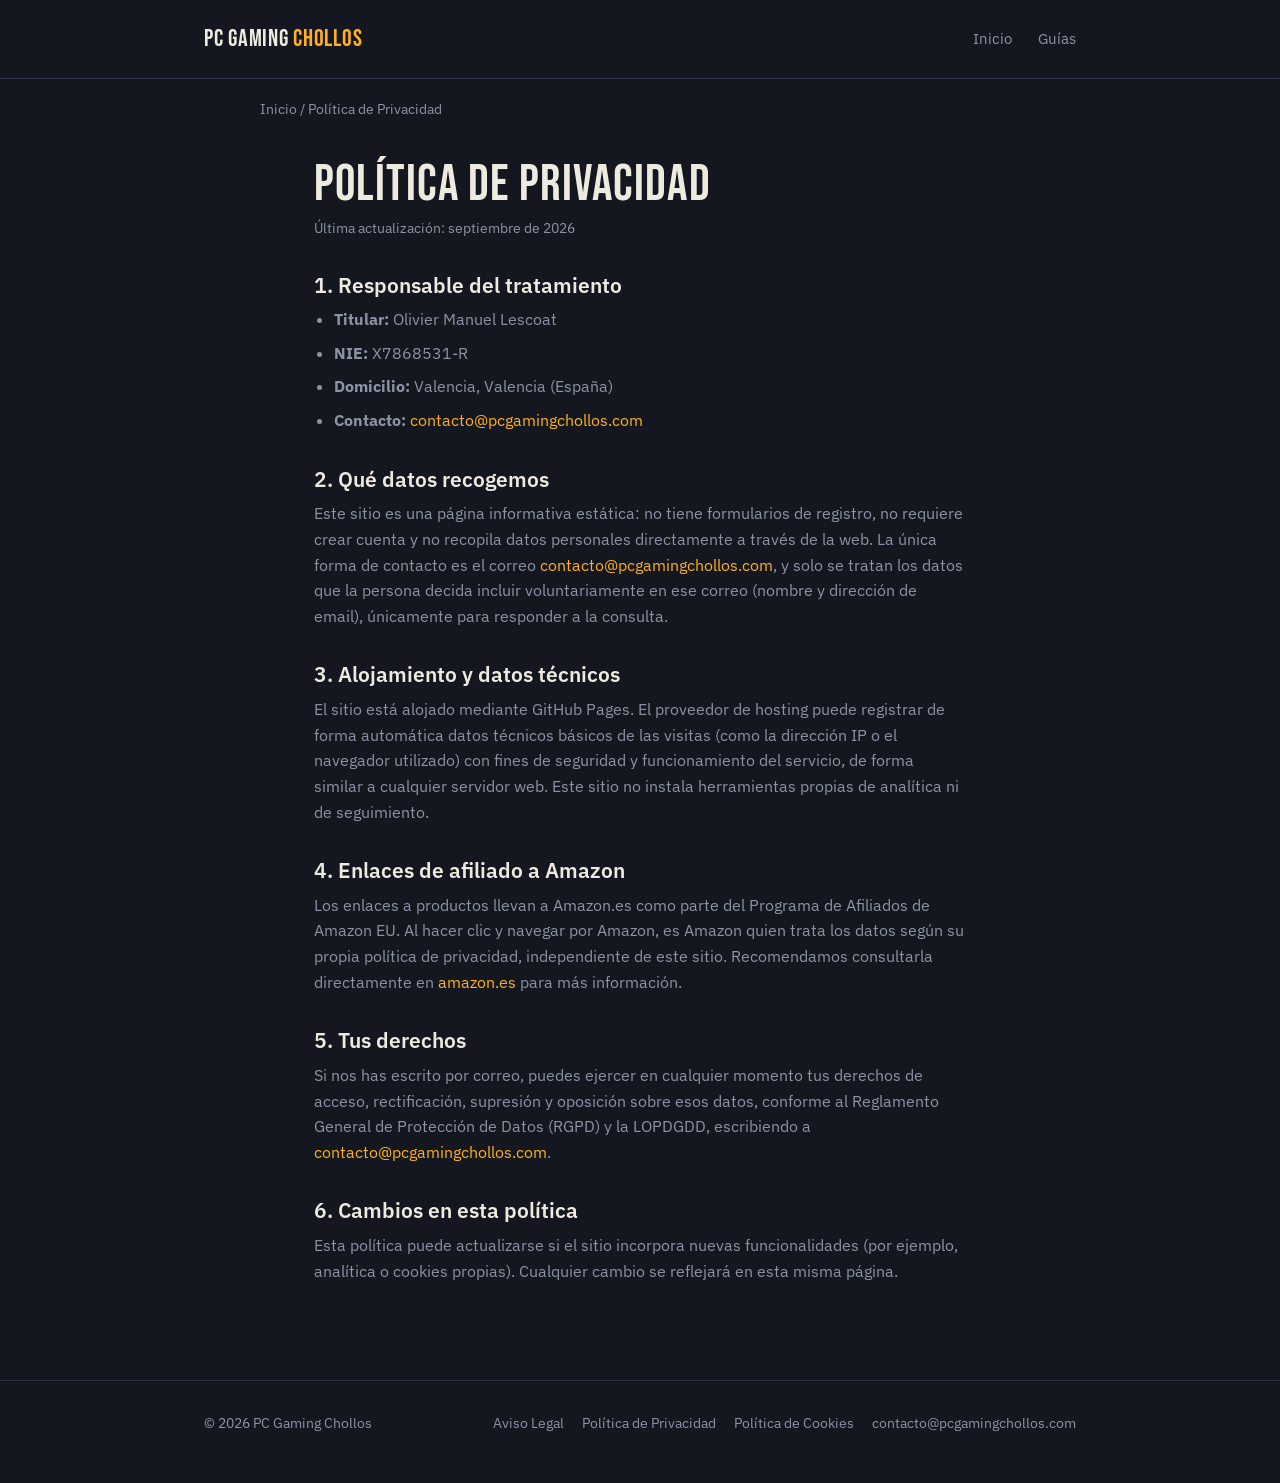
<file: legal/politica-privacidad.html>
<!DOCTYPE html>
<html lang="es">
<head>
<meta charset="UTF-8">
<meta name="viewport" content="width=device-width, initial-scale=1.0">
<title>Política de Privacidad — PC Gaming Chollos</title>
<link rel="stylesheet" href="../style.css">
</head>
<body>

<header>
  <div class="wrap-wide">
    <div class="brand"><a href="../index.html" style="color:inherit">PC Gaming <span>Chollos</span></a></div>
    <nav>
      <a href="../index.html">Inicio</a>
      <a href="../blog/">Guías</a>
    </nav>
  </div>
</header>

<div class="breadcrumb wrap"><a href="../index.html">Inicio</a> / Política de Privacidad</div>

<div class="content-page">
  <h1>Política de Privacidad</h1>
  <p class="meta">Última actualización: septiembre de 2026</p>

  <h2>1. Responsable del tratamiento</h2>
  <ul>
    <li><strong>Titular:</strong> Olivier Manuel Lescoat</li>
    <li><strong>NIE:</strong> X7868531-R</li>
    <li><strong>Domicilio:</strong> Valencia, Valencia (España)</li>
    <li><strong>Contacto:</strong> <a href="mailto:contacto@pcgamingchollos.com">contacto@pcgamingchollos.com</a></li>
  </ul>

  <h2>2. Qué datos recogemos</h2>
  <p>Este sitio es una página informativa estática: no tiene formularios de registro, no requiere crear cuenta y no recopila datos personales directamente a través de la web. La única forma de contacto es el correo <a href="mailto:contacto@pcgamingchollos.com">contacto@pcgamingchollos.com</a>, y solo se tratan los datos que la persona decida incluir voluntariamente en ese correo (nombre y dirección de email), únicamente para responder a la consulta.</p>

  <h2>3. Alojamiento y datos técnicos</h2>
  <p>El sitio está alojado mediante GitHub Pages. El proveedor de hosting puede registrar de forma automática datos técnicos básicos de las visitas (como la dirección IP o el navegador utilizado) con fines de seguridad y funcionamiento del servicio, de forma similar a cualquier servidor web. Este sitio no instala herramientas propias de analítica ni de seguimiento.</p>

  <h2>4. Enlaces de afiliado a Amazon</h2>
  <p>Los enlaces a productos llevan a Amazon.es como parte del Programa de Afiliados de Amazon EU. Al hacer clic y navegar por Amazon, es Amazon quien trata los datos según su propia política de privacidad, independiente de este sitio. Recomendamos consultarla directamente en <a href="https://www.amazon.es/gp/help/customer/display.html?nodeId=GX7NJQ4ZB8MHFRNJ" target="_blank" rel="noopener">amazon.es</a> para más información.</p>

  <h2>5. Tus derechos</h2>
  <p>Si nos has escrito por correo, puedes ejercer en cualquier momento tus derechos de acceso, rectificación, supresión y oposición sobre esos datos, conforme al Reglamento General de Protección de Datos (RGPD) y la LOPDGDD, escribiendo a <a href="mailto:contacto@pcgamingchollos.com">contacto@pcgamingchollos.com</a>.</p>

  <h2>6. Cambios en esta política</h2>
  <p>Esta política puede actualizarse si el sitio incorpora nuevas funcionalidades (por ejemplo, analítica o cookies propias). Cualquier cambio se reflejará en esta misma página.</p>
</div>

<footer>
  <div class="wrap-wide">
    <p>© 2026 PC Gaming Chollos</p>
    <div class="foot-links">
      <a href="aviso-legal.html">Aviso Legal</a>
      <a href="privacidad.html">Política de Privacidad</a>
      <a href="cookies.html">Política de Cookies</a>
      <a href="mailto:contacto@pcgamingchollos.com">contacto@pcgamingchollos.com</a>
    </div>
  </div>
</footer>

</body>
</html>
</file>
<file: style.css>
@import url('https://fonts.googleapis.com/css2?family=Bebas+Neue&family=IBM+Plex+Sans:wght@400;500;600&display=swap');

:root{
  --ink: #14171F;
  --surface: #1C212C;
  --surface-2: #232938;
  --text: #EDEAE0;
  --text-muted: #8C93A6;
  --accent: #FFB020;
  --accent-dim: #8a6420;
  --line: #2C3242;
}

*{ box-sizing: border-box; }
html{ scroll-behavior: smooth; }
body{
  margin:0;
  background: var(--ink);
  color: var(--text);
  font-family: 'IBM Plex Sans', sans-serif;
  line-height: 1.6;
  -webkit-font-smoothing: antialiased;
}
h1, h2, .display{
  font-family: 'Bebas Neue', sans-serif;
  letter-spacing: 0.02em;
  line-height: 0.95;
  font-weight: 400;
}
a{ color: var(--accent); text-decoration: none; }
a:hover{ text-decoration: underline; }
a:focus-visible, button:focus-visible{
  outline: 2px solid var(--accent);
  outline-offset: 3px;
}
img{ max-width:100%; display:block; }

.wrap{
  max-width: 760px;
  margin: 0 auto;
  padding: 0 24px;
}
.wrap-wide{
  max-width: 920px;
  margin: 0 auto;
  padding: 0 24px;
}

/* ── Header ───────────────────────────────── */
header{
  padding: 20px 0;
  border-bottom: 1px solid var(--line);
}
header .wrap-wide{
  display:flex;
  align-items:center;
  justify-content:space-between;
}
.brand{
  font-family: 'Bebas Neue', sans-serif;
  font-size: 1.5rem;
  letter-spacing: 0.03em;
  color: var(--text);
}
.brand span{ color: var(--accent); }
nav a{
  color: var(--text-muted);
  font-size: 0.95rem;
  margin-left: 22px;
}
nav a:hover{ color: var(--text); text-decoration:none; }

/* ── Hero ─────────────────────────────────── */
.hero{
  max-width: 920px;
  margin: 0 auto;
  padding: 72px 24px 56px;
  position: relative;
}
.tag{
  position:absolute;
  top: 58px;
  right: 24px;
  width: 108px;
  height: 108px;
  background: var(--accent);
  color: var(--ink);
  transform: rotate(8deg);
  clip-path: polygon(50% 0%, 100% 25%, 100% 75%, 50% 100%, 0% 75%, 0% 25%);
  display:flex;
  align-items:center;
  justify-content:center;
  text-align:center;
  font-family:'Bebas Neue', sans-serif;
  font-size: 1.05rem;
  line-height:1.05;
  padding: 8px;
}
.hero h1{
  font-size: clamp(2.6rem, 7vw, 4.4rem);
  max-width: 11ch;
  margin: 0 0 22px;
}
.hero p.lede{
  font-size: 1.15rem;
  color: var(--text-muted);
  max-width: 46ch;
  margin: 0 0 32px;
}
.cta-row{ display:flex; gap:14px; flex-wrap:wrap; }
.btn{
  display:inline-block;
  padding: 12px 22px;
  border-radius: 3px;
  font-weight: 600;
  font-size: 0.98rem;
}
.btn-primary{
  background: var(--accent);
  color: var(--ink);
}
.btn-primary:hover{ background:#ffc450; text-decoration:none; }
.btn-ghost{
  border: 1px solid var(--line);
  color: var(--text);
}
.btn-ghost:hover{ border-color: var(--accent); text-decoration:none; }

/* ── Sections ─────────────────────────────── */
section{
  padding: 56px 0;
  border-top: 1px solid var(--line);
}
section h2{
  font-size: 2rem;
  margin: 0 0 18px;
}
section > .wrap-wide > p, section > .wrap > p{ color: var(--text-muted); margin: 0 0 16px; max-width: 62ch; }
section p strong{ color: var(--text); font-weight:600; }

.steps{
  display:grid;
  gap: 20px;
  margin-top: 28px;
}
.step{
  display:flex;
  gap:18px;
  align-items:flex-start;
}
.step .num{
  font-family:'Bebas Neue', sans-serif;
  font-size: 1.8rem;
  color: var(--accent);
  min-width: 2ch;
}
.step .body h3{
  margin: 0 0 4px;
  font-size: 1.05rem;
  font-weight: 600;
  font-family: 'IBM Plex Sans', sans-serif;
}
.step .body p{ margin:0; }

.channels{
  display:grid;
  grid-template-columns: 1fr 1fr;
  gap: 16px;
  margin-top: 24px;
}
.card-grid{
  display:grid;
  grid-template-columns: 1fr 1fr;
  gap: 16px;
  margin-top: 24px;
}
@media (max-width: 560px){
  .channels{ grid-template-columns: 1fr; }
  .card-grid{ grid-template-columns: 1fr; }
}
.channel-card, .blog-card{
  background: var(--surface);
  border: 1px solid var(--line);
  border-radius: 4px;
  padding: 20px;
}
.channel-card h3, .blog-card h3{
  margin: 0 0 6px;
  font-size: 1.05rem;
}
.channel-card p, .blog-card p{ margin: 0 0 14px; font-size: 0.92rem; }
.blog-card .tag-label{
  display:inline-block;
  font-size: 0.75rem;
  color: var(--accent);
  text-transform: uppercase;
  letter-spacing: 0.06em;
  margin-bottom: 8px;
}

.disclosure{
  background: var(--surface);
  border-left: 3px solid var(--accent);
  padding: 18px 22px;
  border-radius: 0 4px 4px 0;
}
.disclosure p{ margin:0; color: var(--text); font-size: 0.95rem; }

footer{
  border-top: 1px solid var(--line);
  padding: 32px 0 48px;
}
footer .wrap-wide{
  display:flex;
  justify-content:space-between;
  flex-wrap:wrap;
  gap: 12px;
}
footer .foot-links{
  display:flex;
  gap: 18px;
  flex-wrap: wrap;
}
footer p{
  color: var(--text-muted);
  font-size: 0.85rem;
  margin:0;
}
footer a{ color: var(--text-muted); font-size: 0.85rem; }
footer a:hover{ color: var(--accent); }

/* ── Breadcrumb (legal + blog pages) ─────────────────── */
.breadcrumb{
  padding: 20px 0 0;
  font-size: 0.85rem;
  color: var(--text-muted);
}
.breadcrumb a{ color: var(--text-muted); }
.breadcrumb a:hover{ color: var(--accent); }

/* ── Long-form content (legal + articles) ───────────── */
.content-page{
  max-width: 700px;
  margin: 0 auto;
  padding: 32px 24px 80px;
}
.content-page h1{
  font-size: clamp(2.2rem, 6vw, 3.2rem);
  margin: 8px 0 8px;
}
.content-page .meta{
  color: var(--text-muted);
  font-size: 0.85rem;
  margin-bottom: 36px;
}
.content-page h2{
  font-family: 'IBM Plex Sans', sans-serif;
  font-weight: 600;
  font-size: 1.3rem;
  letter-spacing: normal;
  color: var(--text);
  margin: 36px 0 12px;
}
.content-page p{
  color: var(--text-muted);
  margin: 0 0 16px;
}
.content-page p strong{ color: var(--text); }
.content-page ul{
  color: var(--text-muted);
  padding-left: 20px;
  margin: 0 0 16px;
}
.content-page li{ margin-bottom: 8px; }

@media (prefers-reduced-motion: reduce){
  html{ scroll-behavior: auto; }
}
</file>
<file: assets/style.css>
@import url('https://fonts.googleapis.com/css2?family=Bebas+Neue&family=IBM+Plex+Sans:wght@400;500;600&display=swap');

:root{
  --ink: #14171F;
  --surface: #1C212C;
  --surface-2: #232938;
  --text: #EDEAE0;
  --text-muted: #8C93A6;
  --accent: #FFB020;
  --accent-dim: #8a6420;
  --line: #2C3242;
}

*{ box-sizing: border-box; }
html{ scroll-behavior: smooth; }
body{
  margin:0;
  background: var(--ink);
  color: var(--text);
  font-family: 'IBM Plex Sans', sans-serif;
  line-height: 1.6;
  -webkit-font-smoothing: antialiased;
}
h1, h2, .display{
  font-family: 'Bebas Neue', sans-serif;
  letter-spacing: 0.02em;
  line-height: 0.95;
  font-weight: 400;
}
a{ color: var(--accent); text-decoration: none; }
a:hover{ text-decoration: underline; }
a:focus-visible, button:focus-visible{
  outline: 2px solid var(--accent);
  outline-offset: 3px;
}
img{ max-width:100%; display:block; }

.wrap{
  max-width: 760px;
  margin: 0 auto;
  padding: 0 24px;
}

/* ── Header ───────────────────────────────── */
header{
  padding: 20px 0;
  border-bottom: 1px solid var(--line);
}
header .wrap{
  display:flex;
  align-items:center;
  justify-content:space-between;
  max-width: 920px;
  flex-wrap: wrap;
  gap: 10px;
}
.brand{
  font-family: 'Bebas Neue', sans-serif;
  font-size: 1.5rem;
  letter-spacing: 0.03em;
  color: var(--text);
}
.brand span{ color: var(--accent); }
nav a{
  color: var(--text-muted);
  font-size: 0.95rem;
  margin-left: 22px;
}
nav a:hover{ color: var(--text); text-decoration:none; }

/* ── Hero ─────────────────────────────────── */
.hero{
  max-width: 920px;
  margin: 0 auto;
  padding: 72px 24px 56px;
  position: relative;
}
.tag{
  position:absolute;
  top: 58px;
  right: 24px;
  width: 108px;
  height: 108px;
  background: var(--accent);
  color: var(--ink);
  transform: rotate(8deg);
  clip-path: polygon(50% 0%, 100% 25%, 100% 75%, 50% 100%, 0% 75%, 0% 25%);
  display:flex;
  align-items:center;
  justify-content:center;
  text-align:center;
  font-family:'Bebas Neue', sans-serif;
  font-size: 1.05rem;
  line-height:1.05;
  padding: 8px;
}
.hero h1{
  font-size: clamp(2.6rem, 7vw, 4.4rem);
  max-width: 11ch;
  margin: 0 0 22px;
}
.hero p.lede{
  font-size: 1.15rem;
  color: var(--text-muted);
  max-width: 46ch;
  margin: 0 0 32px;
}
.cta-row{ display:flex; gap:14px; flex-wrap:wrap; }
.btn{
  display:inline-block;
  padding: 12px 22px;
  border-radius: 3px;
  font-weight: 600;
  font-size: 0.98rem;
}
.btn-primary{
  background: var(--accent);
  color: var(--ink);
}
.btn-primary:hover{ background:#ffc450; text-decoration:none; }
.btn-ghost{
  border: 1px solid var(--line);
  color: var(--text);
}
.btn-ghost:hover{ border-color: var(--accent); text-decoration:none; }

/* ── Sections ─────────────────────────────── */
section{
  padding: 56px 0;
  border-top: 1px solid var(--line);
}
section h2{
  font-size: 2rem;
  margin: 0 0 18px;
}
section p{ color: var(--text-muted); margin: 0 0 16px; max-width: 62ch; }
section p strong{ color: var(--text); font-weight:600; }

.steps{
  display:grid;
  gap: 20px;
  margin-top: 28px;
}
.step{
  display:flex;
  gap:18px;
  align-items:flex-start;
}
.step .num{
  font-family:'Bebas Neue', sans-serif;
  font-size: 1.8rem;
  color: var(--accent);
  min-width: 2ch;
}
.step .body h3{
  margin: 0 0 4px;
  font-size: 1.05rem;
  font-weight: 600;
  font-family: 'IBM Plex Sans', sans-serif;
}
.step .body p{ margin:0; }

.channels{
  display:grid;
  grid-template-columns: 1fr 1fr;
  gap: 16px;
  margin-top: 24px;
}
@media (max-width: 560px){
  .channels{ grid-template-columns: 1fr; }
  .guias-grid{ grid-template-columns: 1fr; }
}
.channel-card{
  background: var(--surface);
  border: 1px solid var(--line);
  border-radius: 4px;
  padding: 20px;
}
.channel-card h3{
  margin: 0 0 6px;
  font-size: 1.05rem;
}
.channel-card p{ margin: 0 0 14px; font-size: 0.92rem; }

.disclosure{
  background: var(--surface);
  border-left: 3px solid var(--accent);
  padding: 18px 22px;
  border-radius: 0 4px 4px 0;
}
.disclosure p{ margin:0; color: var(--text); font-size: 0.95rem; }

/* ── Guías / blog ─────────────────────────── */
.guias-grid{
  display:grid;
  grid-template-columns: 1fr 1fr;
  gap: 16px;
  margin-top: 24px;
}
.guia-card{
  background: var(--surface);
  border: 1px solid var(--line);
  border-radius: 4px;
  padding: 20px;
  display:flex;
  flex-direction: column;
}
.guia-card .kicker{
  font-size: 0.78rem;
  text-transform: uppercase;
  letter-spacing: 0.06em;
  color: var(--accent);
  margin-bottom: 8px;
}
.guia-card h3{
  margin: 0 0 8px;
  font-size: 1.1rem;
  font-family: 'IBM Plex Sans', sans-serif;
  font-weight: 600;
  color: var(--text);
}
.guia-card p{ font-size: 0.92rem; margin: 0 0 16px; flex-grow: 1; }
.guia-card a.read-more{ font-size: 0.9rem; font-weight: 600; }

/* ── Article / legal page prose ──────────── */
.article-hero{
  max-width: 760px;
  margin: 0 auto;
  padding: 56px 24px 8px;
}
.breadcrumb{
  font-size: 0.85rem;
  color: var(--text-muted);
  margin-bottom: 18px;
}
.breadcrumb a{ color: var(--text-muted); }
.breadcrumb a:hover{ color: var(--accent); }
.article-hero .kicker{
  font-size: 0.8rem;
  text-transform: uppercase;
  letter-spacing: 0.06em;
  color: var(--accent);
  margin-bottom: 10px;
}
.article-hero h1{
  font-size: clamp(2.2rem, 6vw, 3.2rem);
  margin: 0 0 14px;
}
.article-meta{
  color: var(--text-muted);
  font-size: 0.9rem;
  margin-bottom: 8px;
}
.prose{
  padding: 24px 0 64px;
  border-top: 1px solid var(--line);
  margin-top: 24px;
}
.prose h2{
  font-size: 1.5rem;
  margin: 36px 0 14px;
}
.prose h3{
  font-family: 'IBM Plex Sans', sans-serif;
  font-weight: 600;
  font-size: 1.1rem;
  color: var(--text);
  margin: 26px 0 10px;
}
.prose p{ color: var(--text-muted); max-width: 68ch; margin: 0 0 16px; }
.prose p strong{ color: var(--text); }
.prose ul, .prose ol{ color: var(--text-muted); max-width: 68ch; margin: 0 0 16px; padding-left: 22px; }
.prose li{ margin-bottom: 8px; }
.prose li::marker{ color: var(--accent); }
.legal-page .prose{ border-top: none; margin-top: 0; padding-top: 8px; }
.legal-page .prose h2:first-child{ margin-top: 0; }

.guia-cta{
  background: var(--surface);
  border: 1px solid var(--line);
  border-left: 3px solid var(--accent);
  border-radius: 0 4px 4px 0;
  padding: 20px 22px;
  margin: 32px 0;
}
.guia-cta p{ margin: 0 0 12px; color: var(--text); max-width: none; }

/* ── Footer ───────────────────────────────── */
footer{
  border-top: 1px solid var(--line);
  padding: 32px 0 48px;
}
footer .wrap{
  display:flex;
  justify-content:space-between;
  flex-wrap:wrap;
  gap: 24px;
  max-width: 920px;
}
footer p{
  color: var(--text-muted);
  font-size: 0.85rem;
  margin:0;
}
footer a{ color: var(--text-muted); font-size: 0.85rem; }
footer a:hover{ color: var(--accent); }
.footer-links{
  display:flex;
  gap: 6px 16px;
  flex-wrap: wrap;
}
.footer-col{ display:flex; flex-direction:column; gap:8px; }
.footer-col .footer-title{
  color: var(--text);
  font-size: 0.85rem;
  font-weight: 600;
  margin-bottom: 2px;
}

@media (prefers-reduced-motion: reduce){
  html{ scroll-behavior: auto; }
}
</file>
